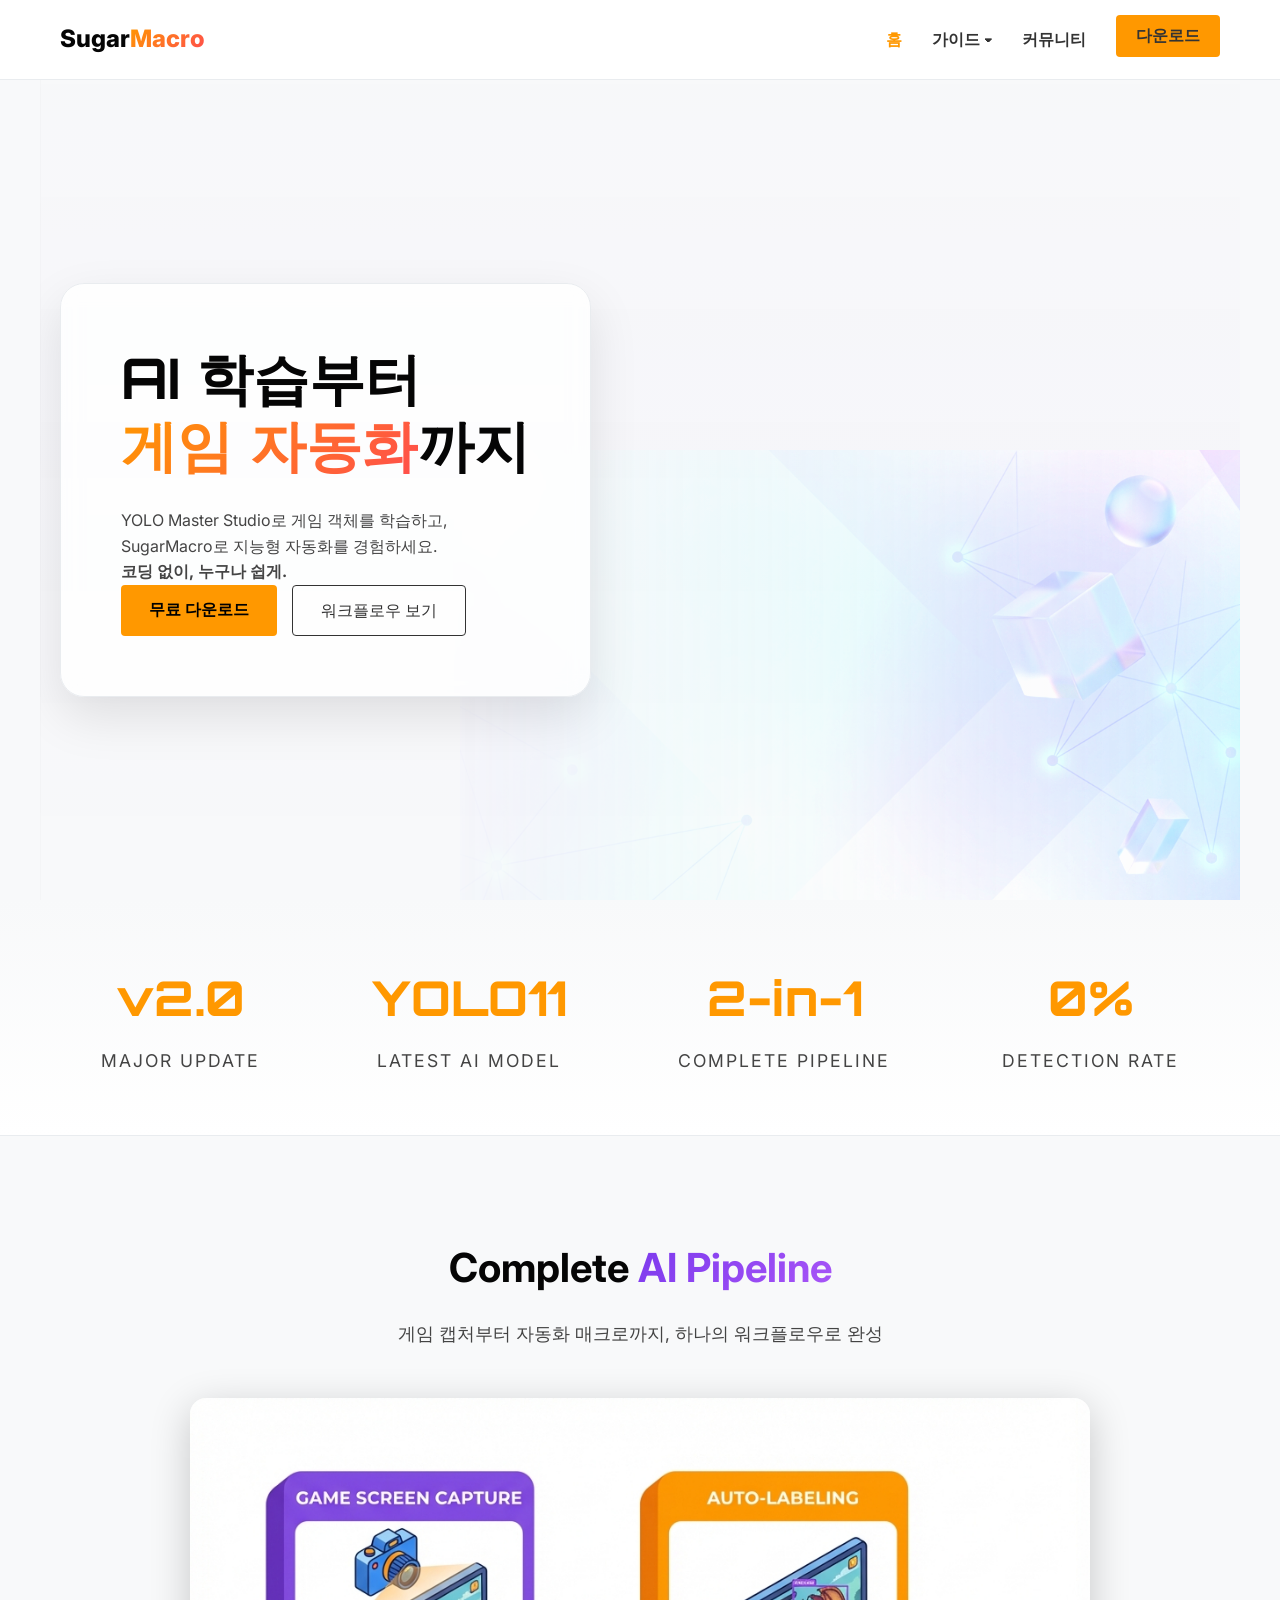
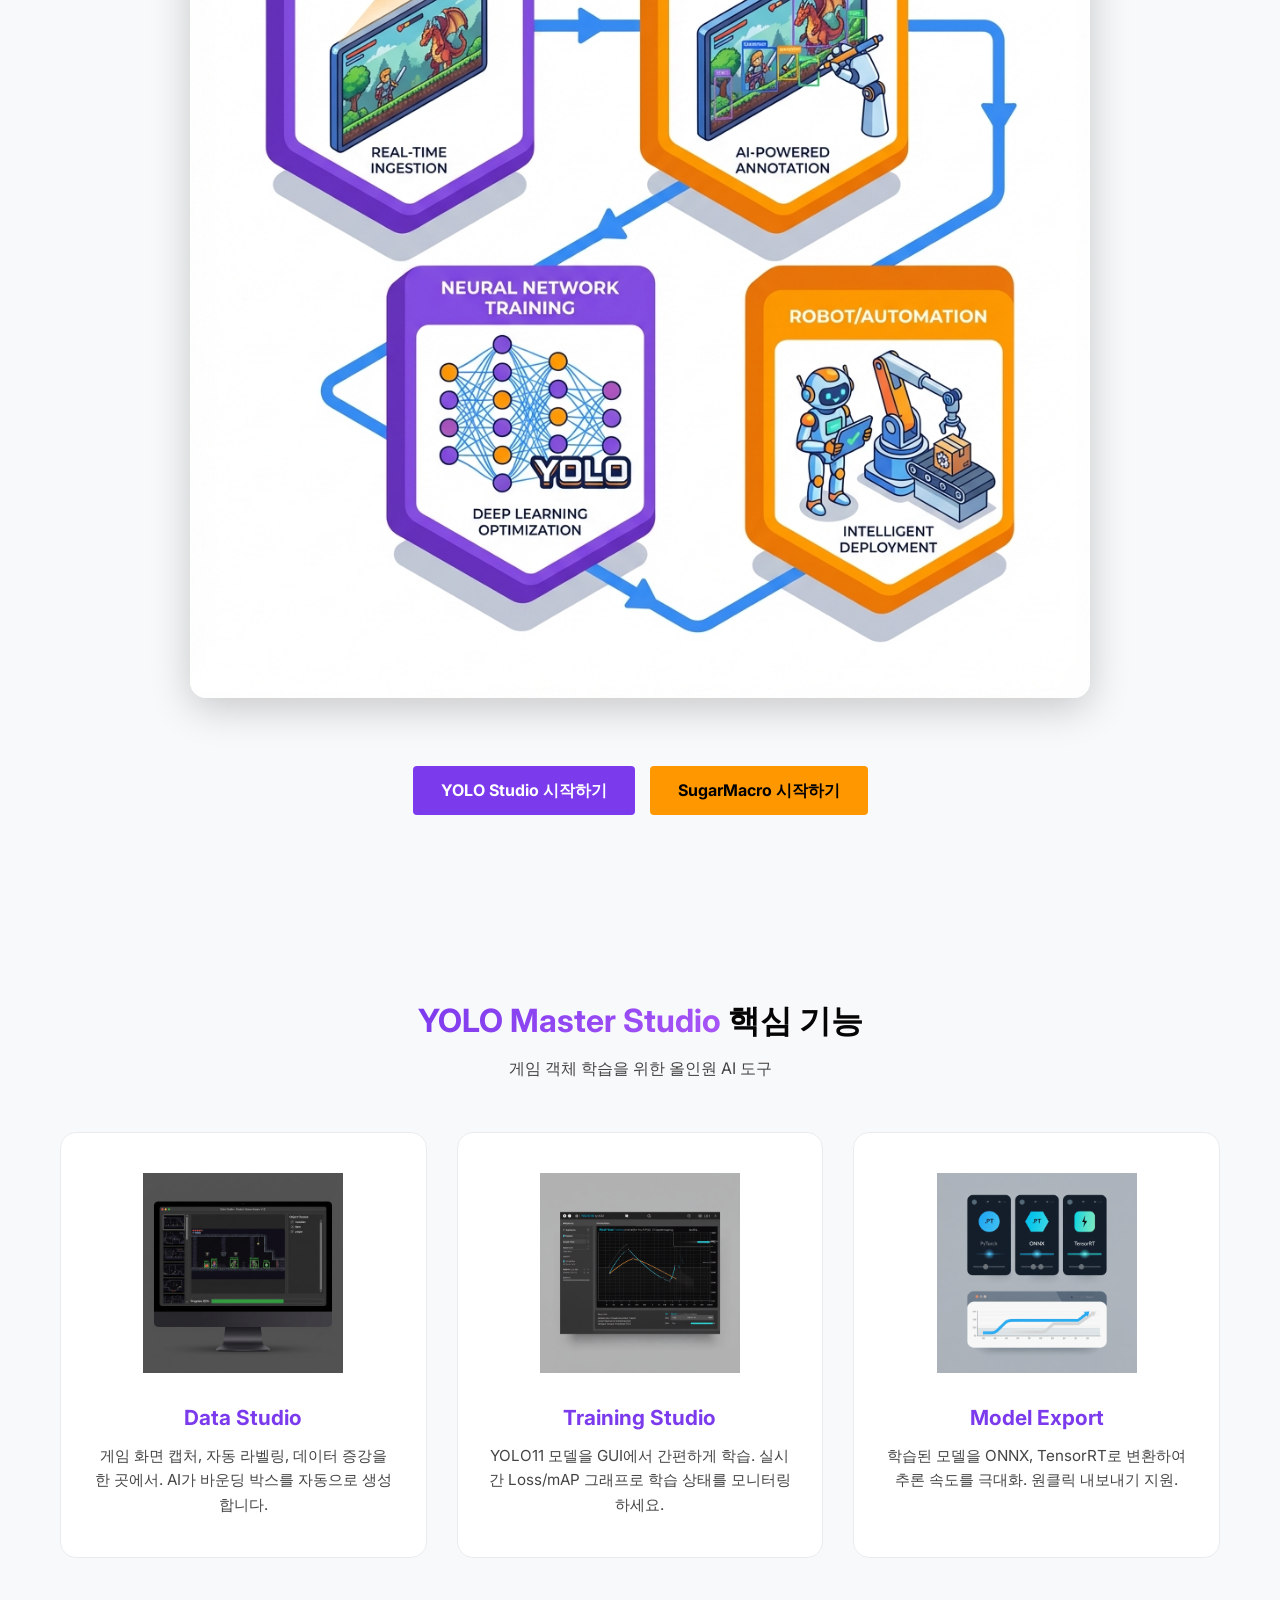
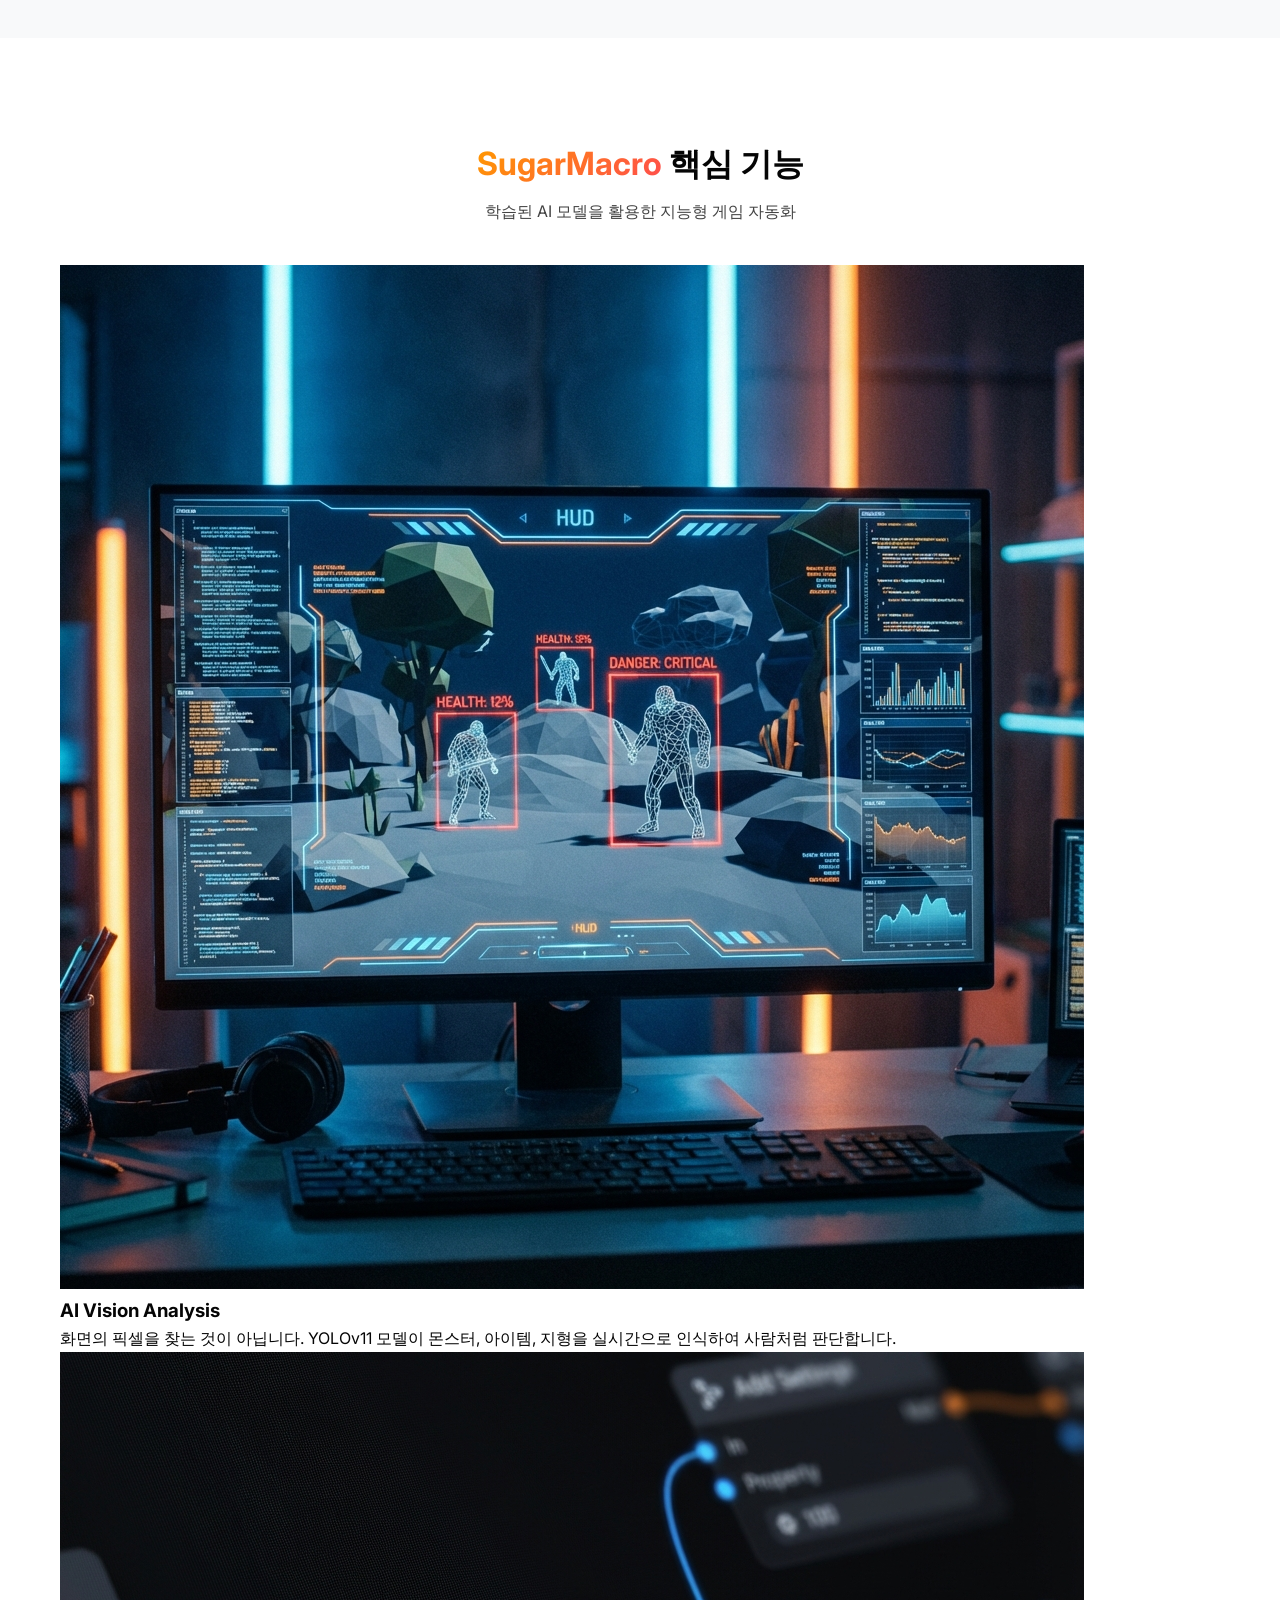
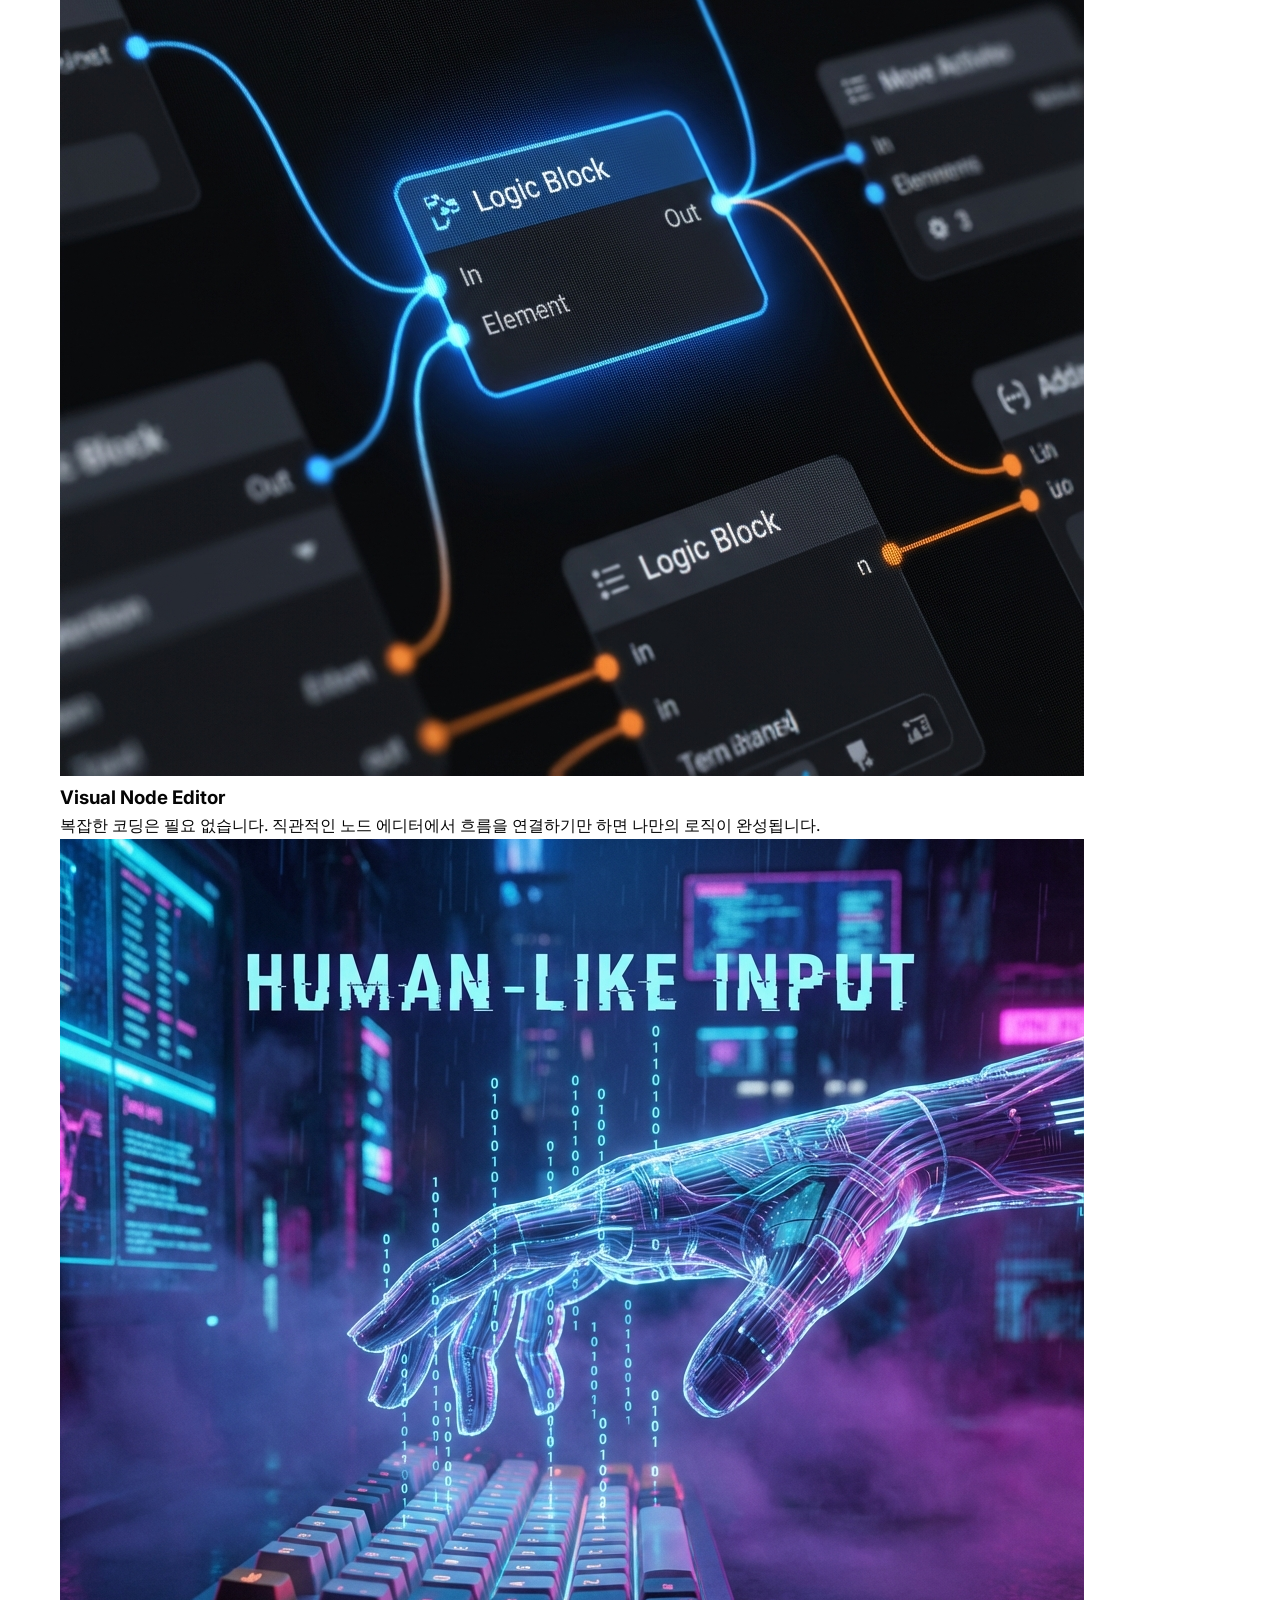
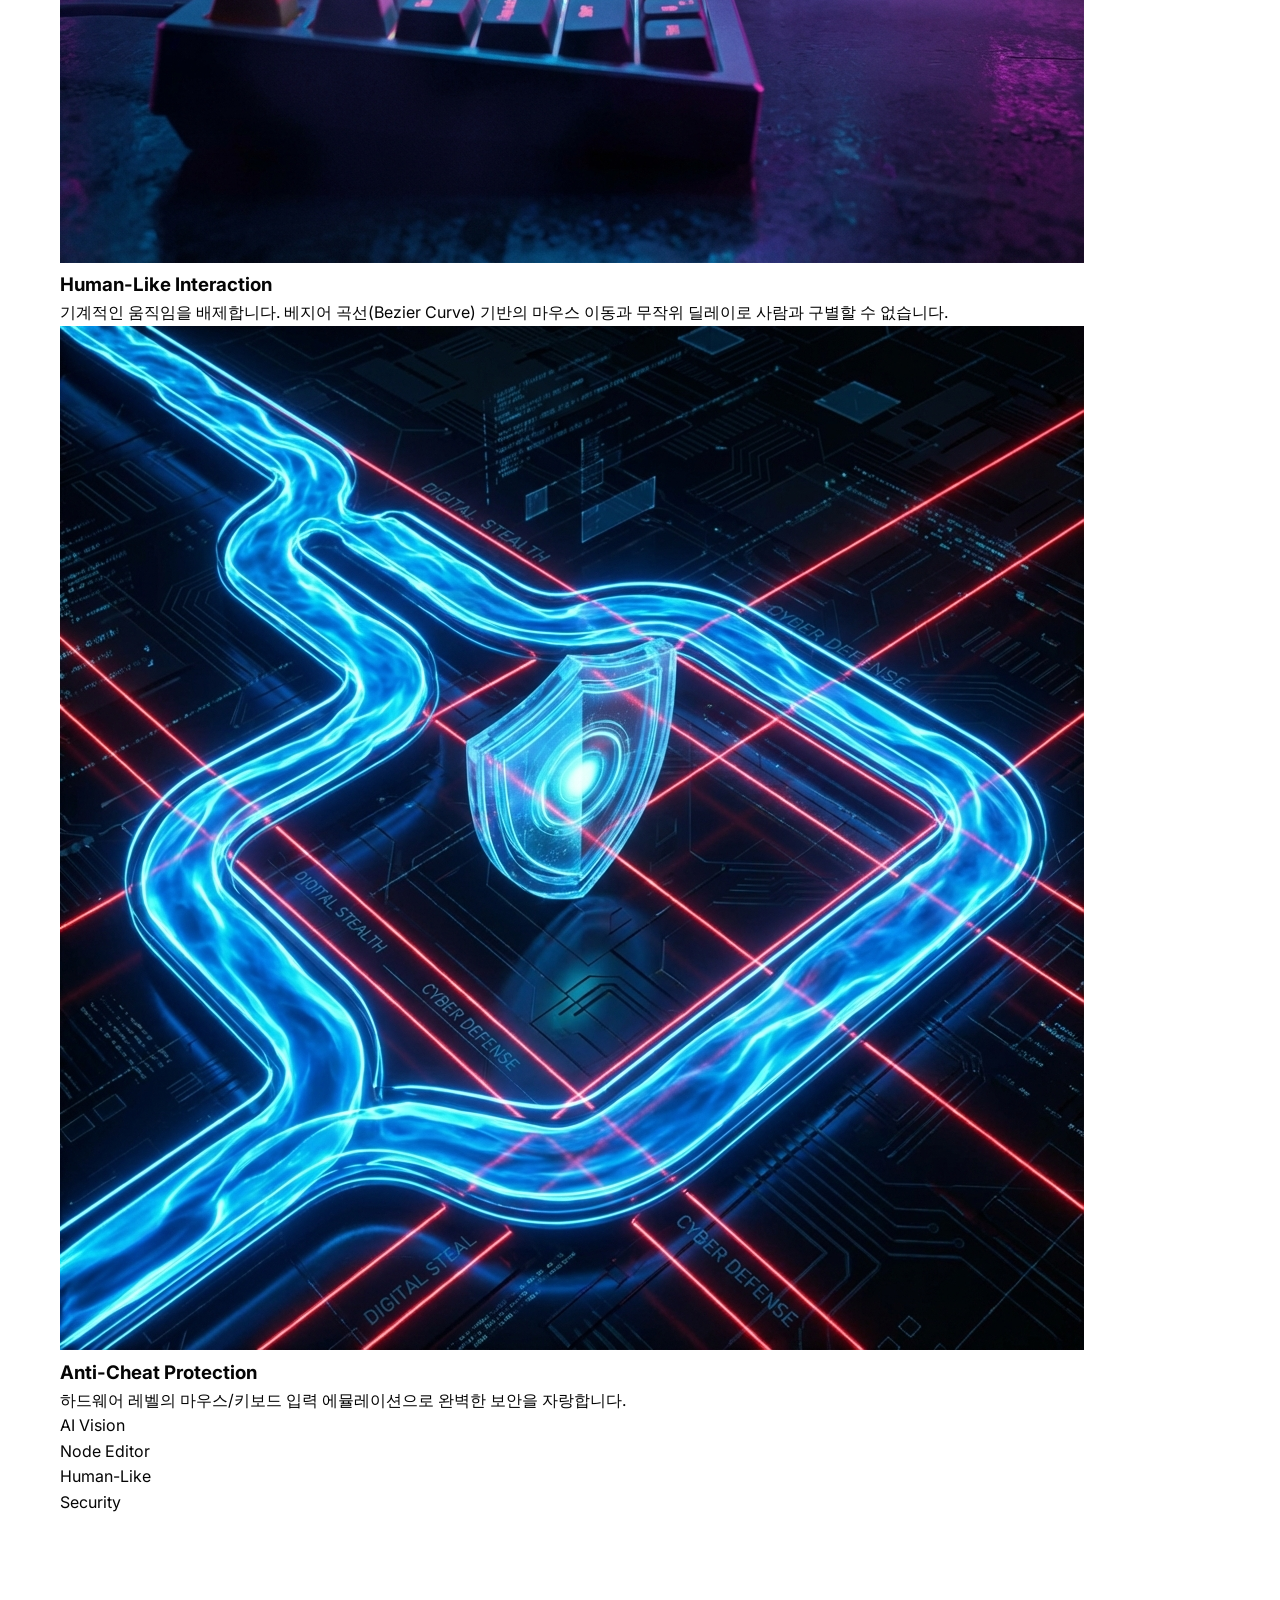
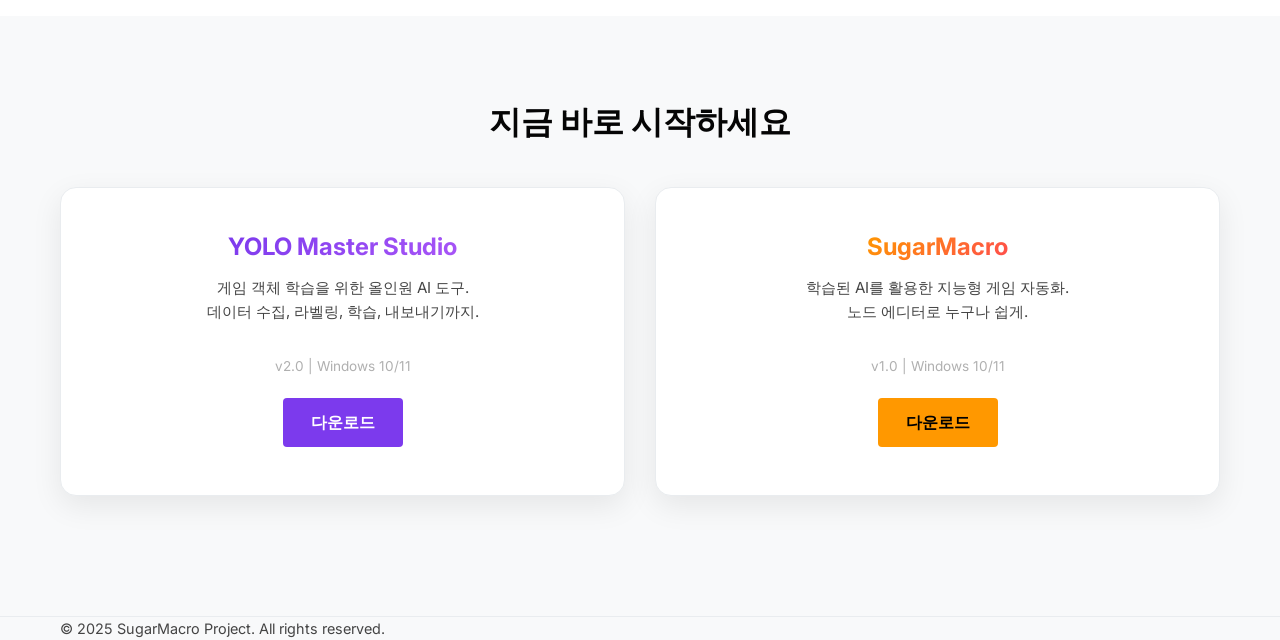
<file: index.html>
<!DOCTYPE html>
<html lang="ko">

<head>
    <meta charset="UTF-8">
    <meta name="viewport" content="width=device-width, initial-scale=1.0">
    <title>SugarMacro - AI 학습부터 게임 자동화까지</title>
    <meta name="description" content="YOLO Master Studio로 AI 모델을 학습하고, SugarMacro로 게임을 자동화하세요. 완벽한 게임 자동화 파이프라인.">
    <link rel="stylesheet" href="css/style.css">
    <link
        href="https://fonts.googleapis.com/css2?family=Inter:wght@300;400;600;800&family=Orbitron:wght@500;700;900&display=swap"
        rel="stylesheet">
</head>

<body class="light-theme">
    <nav class="navbar">
        <div class="nav-container">
            <div class="logo"><a href="index.html">Sugar<span class="highlight text-gradient">Macro</span></a></div>

            <!-- Hamburger Menu (Mobile) -->
            <div class="hamburger" onclick="toggleMenu()">
                <span></span>
                <span></span>
                <span></span>
            </div>

            <ul class="nav-links">
                <li><a href="index.html" class="active">홈</a></li>
                <li class="nav-dropdown">
                    <a href="#">가이드 ▾</a>
                    <div class="nav-dropdown-content">
                        <a href="usage_yolo.html">🤖 YOLO Studio 가이드</a>
                        <a href="usage.html">🎮 SugarMacro 가이드</a>
                    </div>
                </li>
                <li><a href="community.html">커뮤니티</a></li>
                <li><a href="download.html" class="btn-primary glow" style="padding: 8px 20px;">다운로드</a></li>
            </ul>
        </div>
    </nav>

    <header id="hero" class="container">
        <div class="hero-animated-bg"></div>
        <div class="hero-content">
            <div class="hero-glass">
                <h1 class="hero-title">
                    AI 학습부터<br>
                    <span class="highlight text-gradient">게임 자동화</span>까지
                </h1>
                <p class="hero-desc">
                    YOLO Master Studio로 게임 객체를 학습하고,<br>
                    SugarMacro로 지능형 자동화를 경험하세요.<br>
                    <strong>코딩 없이, 누구나 쉽게.</strong>
                </p>
                <div class="cta-group">
                    <a href="download.html" class="btn-primary glow">무료 다운로드</a>
                    <a href="#workflow" class="btn-secondary">워크플로우 보기</a>
                </div>
            </div>
        </div>
        <!-- Background Decorative Asset -->
        <img src="assets/hero_bright_bg.png" class="hero-bg-img floating" alt="Background Element">
    </header>

    <!-- Stats Section -->
    <section class="stats-section">
        <div class="container">
            <div class="stats-grid">
                <div class="stat-item">
                    <h3>v2.0</h3>
                    <p>Major Update</p>
                </div>
                <div class="stat-item">
                    <h3>YOLO11</h3>
                    <p>Latest AI Model</p>
                </div>
                <div class="stat-item">
                    <h3>2-in-1</h3>
                    <p>Complete Pipeline</p>
                </div>
                <div class="stat-item">
                    <h3>0%</h3>
                    <p>Detection Rate</p>
                </div>
            </div>
        </div>
    </section>

    <!-- Workflow Section -->
    <section id="workflow" class="workflow-section reveal">
        <div class="container">
            <h2>Complete <span class="text-gradient-purple">AI Pipeline</span></h2>
            <p class="subtitle">게임 캡처부터 자동화 매크로까지, 하나의 워크플로우로 완성</p>

            <img src="assets/yolo_workflow.png" alt="YOLO to Macro Workflow" class="workflow-image">

            <div class="cta-group" style="justify-content: center;">
                <a href="usage_yolo.html" class="btn-purple glow">YOLO Studio 시작하기</a>
                <a href="usage.html" class="btn-primary glow">SugarMacro 시작하기</a>
            </div>
        </div>
    </section>

    <!-- YOLO Features Section -->
    <section class="yolo-features reveal">
        <div class="container">
            <h2 style="text-align: center; font-size: 2rem; margin-bottom: 10px;">
                <span class="text-gradient-purple">YOLO Master Studio</span> 핵심 기능
            </h2>
            <p style="text-align: center; color: var(--text-muted-light); margin-bottom: 40px;">
                게임 객체 학습을 위한 올인원 AI 도구
            </p>

            <div class="feature-grid-3">
                <div class="feature-card">
                    <img src="assets/feature_data_studio.png" alt="Data Studio">
                    <h3>Data Studio</h3>
                    <p>게임 화면 캡처, 자동 라벨링, 데이터 증강을 한 곳에서. AI가 바운딩 박스를 자동으로 생성합니다.</p>
                </div>
                <div class="feature-card">
                    <img src="assets/feature_training_studio.png" alt="Training Studio">
                    <h3>Training Studio</h3>
                    <p>YOLO11 모델을 GUI에서 간편하게 학습. 실시간 Loss/mAP 그래프로 학습 상태를 모니터링하세요.</p>
                </div>
                <div class="feature-card">
                    <img src="assets/feature_model_export.png" alt="Model Export">
                    <h3>Model Export</h3>
                    <p>학습된 모델을 ONNX, TensorRT로 변환하여 추론 속도를 극대화. 원클릭 내보내기 지원.</p>
                </div>
            </div>
        </div>
    </section>

    <!-- SugarMacro Features (Existing) -->
    <section id="features" class="reveal">
        <div class="container">
            <h2 style="text-align: center; font-size: 2rem; margin-bottom: 10px;">
                <span class="highlight text-gradient">SugarMacro</span> 핵심 기능
            </h2>
            <p style="text-align: center; color: var(--text-muted-light); margin-bottom: 40px;">
                학습된 AI 모델을 활용한 지능형 게임 자동화
            </p>

            <div class="feature-slider">
                <!-- Slides Container -->
                <div class="feature-slides">
                    <div class="slide active">
                        <img src="assets/feature_vision_pro.png" alt="AI Vision">
                        <div class="slide-content">
                            <h3>AI Vision Analysis</h3>
                            <p>화면의 픽셀을 찾는 것이 아닙니다. YOLOv11 모델이 몬스터, 아이템, 지형을 실시간으로 인식하여 사람처럼 판단합니다.</p>
                        </div>
                    </div>
                    <div class="slide">
                        <img src="assets/feature_nodes_pro.png" alt="Node Editor">
                        <div class="slide-content">
                            <h3>Visual Node Editor</h3>
                            <p>복잡한 코딩은 필요 없습니다. 직관적인 노드 에디터에서 흐름을 연결하기만 하면 나만의 로직이 완성됩니다.</p>
                        </div>
                    </div>
                    <div class="slide">
                        <img src="assets/feature_input_pro.png" alt="Human Like Input">
                        <div class="slide-content">
                            <h3>Human-Like Interaction</h3>
                            <p>기계적인 움직임을 배제합니다. 베지어 곡선(Bezier Curve) 기반의 마우스 이동과 무작위 딜레이로 사람과 구별할 수 없습니다.</p>
                        </div>
                    </div>
                    <div class="slide">
                        <img src="assets/feature_anticheat_gen.png" alt="Anti Cheat">
                        <div class="slide-content">
                            <h3>Anti-Cheat Protection</h3>
                            <p>하드웨어 레벨의 마우스/키보드 입력 에뮬레이션으로 완벽한 보안을 자랑합니다.</p>
                        </div>
                    </div>
                </div>

                <!-- Navigation/Progress -->
                <div class="feature-nav">
                    <div class="nav-item active" data-index="0">
                        <div class="progress-bar">
                            <div class="progress"></div>
                        </div>
                        <span>AI Vision</span>
                    </div>
                    <div class="nav-item" data-index="1">
                        <div class="progress-bar">
                            <div class="progress"></div>
                        </div>
                        <span>Node Editor</span>
                    </div>
                    <div class="nav-item" data-index="2">
                        <div class="progress-bar">
                            <div class="progress"></div>
                        </div>
                        <span>Human-Like</span>
                    </div>
                    <div class="nav-item" data-index="3">
                        <div class="progress-bar">
                            <div class="progress"></div>
                        </div>
                        <span>Security</span>
                    </div>
                </div>
            </div>
        </div>
    </section>

    <!-- Dual Product CTA -->
    <section style="padding: 80px 0;">
        <div class="container">
            <h2 style="text-align: center; font-size: 2rem; margin-bottom: 40px;">
                지금 바로 시작하세요
            </h2>
            <div class="product-grid">
                <div class="product-card yolo">
                    <h3><span class="text-gradient-purple">YOLO Master Studio</span></h3>
                    <p class="product-desc">게임 객체 학습을 위한 올인원 AI 도구.<br>데이터 수집, 라벨링, 학습, 내보내기까지.</p>
                    <p class="product-version">v2.0 | Windows 10/11</p>
                    <a href="download.html#yolo" class="btn-purple glow">다운로드</a>
                </div>
                <div class="product-card macro">
                    <h3><span class="highlight text-gradient">SugarMacro</span></h3>
                    <p class="product-desc">학습된 AI를 활용한 지능형 게임 자동화.<br>노드 에디터로 누구나 쉽게.</p>
                    <p class="product-version">v1.0 | Windows 10/11</p>
                    <a href="download.html#macro" class="btn-primary glow">다운로드</a>
                </div>
            </div>
        </div>
    </section>

    <footer>
        <div class="container">
            <p style="font-size: 0.9rem;">
                &copy; 2025 SugarMacro Project. All rights reserved.
            </p>
        </div>
    </footer>

    <script src="js/main.js"></script>
    <script>
        // Mobile menu toggle
        function toggleMenu() {
            document.querySelector('.nav-links').classList.toggle('active');
        }

        // Mobile dropdown toggle
        document.querySelectorAll('.nav-dropdown > a').forEach(link => {
            link.addEventListener('click', function (e) {
                if (window.innerWidth <= 768) {
                    e.preventDefault();
                    this.parentElement.classList.toggle('open');
                }
            });
        });
    </script>
</body>

</html>
</file>
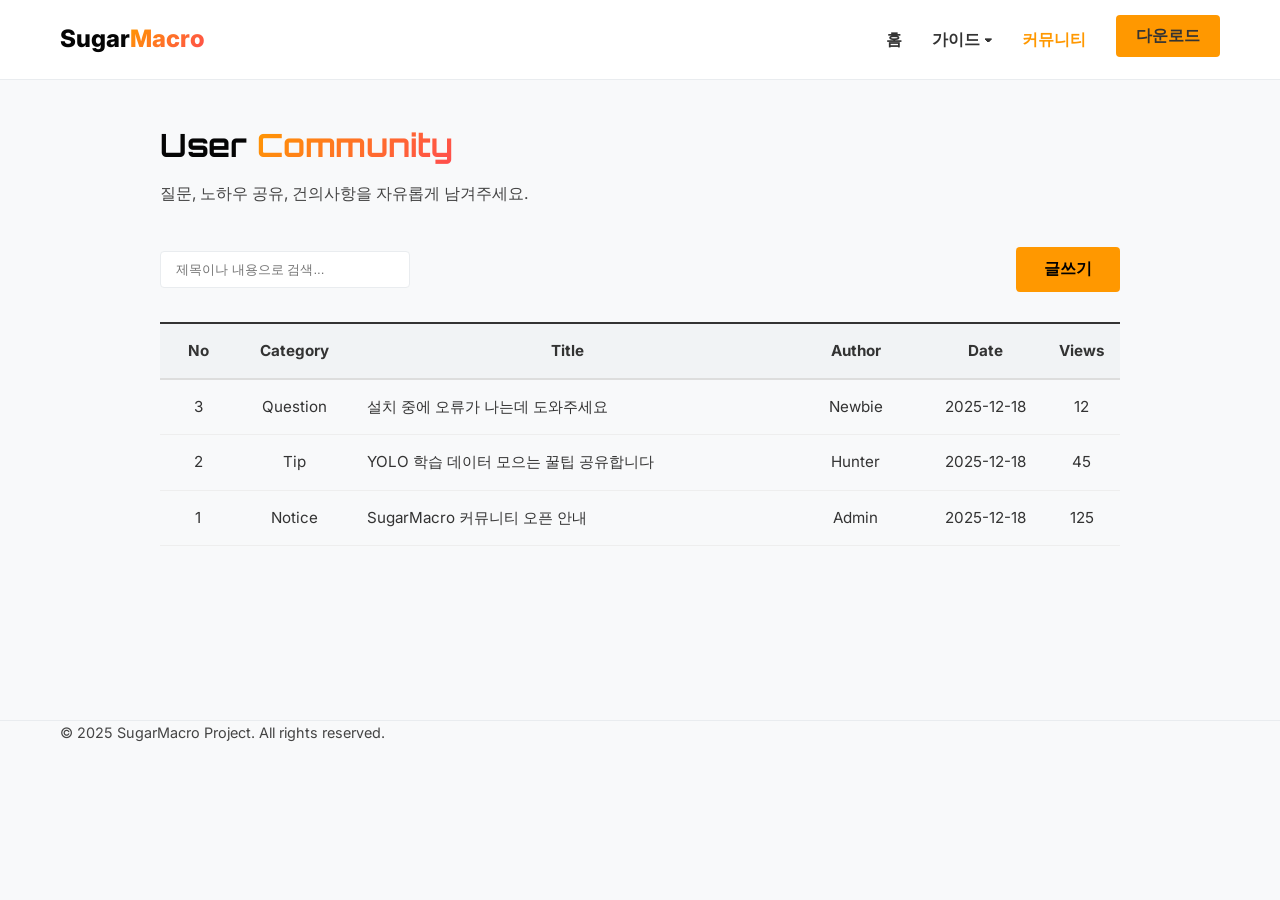
<file: community.html>
<!DOCTYPE html>
<html lang="ko">

<head>
    <meta charset="UTF-8">
    <meta name="viewport" content="width=device-width, initial-scale=1.0">
    <title>커뮤니티 - SugarMacro</title>
    <link rel="stylesheet" href="css/style.css">
    <link rel="preconnect" href="https://fonts.googleapis.com">
    <link rel="preconnect" href="https://fonts.gstatic.com" crossorigin>
    <link
        href="https://fonts.googleapis.com/css2?family=Inter:wght@300;400;600;800&family=Orbitron:wght@500;700;900&display=swap"
        rel="stylesheet">
</head>

<body class="light-theme">
    <nav class="navbar">
        <div class="nav-container">
            <div class="logo"><a href="index.html">Sugar<span class="highlight text-gradient">Macro</span></a></div>

            <div class="hamburger" onclick="toggleMenu()">
                <span></span>
                <span></span>
                <span></span>
            </div>

            <ul class="nav-links">
                <li><a href="index.html">홈</a></li>
                <li class="nav-dropdown">
                    <a href="#">가이드 ▾</a>
                    <div class="nav-dropdown-content">
                        <a href="usage_yolo.html">🤖 YOLO Studio 가이드</a>
                        <a href="usage.html">🎮 SugarMacro 가이드</a>
                    </div>
                </li>
                <li><a href="community.html" class="active">커뮤니티</a></li>
                <li><a href="download.html" class="btn-primary glow" style="padding: 8px 20px;">다운로드</a></li>
            </ul>
        </div>
    </nav>

    <div class="board-container">
        <h1 style="margin-bottom: 10px; font-family: 'Orbitron', sans-serif; color: var(--text-main-light);">User <span
                class="highlight text-gradient">Community</span></h1>
        <p style="color: var(--text-muted-light); margin-bottom: 40px;">질문, 노하우 공유, 건의사항을 자유롭게 남겨주세요.</p>

        <div class="board-header">
            <div class="board-search">
                <input type="text" id="searchInput" placeholder="제목이나 내용으로 검색..."
                    style="color: var(--text-main-light); background: var(--surface-bg-light); border: 1px solid var(--border-color-light);">
            </div>
            <button class="btn-primary glow" onclick="openWriteModal()">글쓰기</button>
        </div>

        <table class="board-table">
            <thead>
                <tr>
                    <th width="8%">No</th>
                    <th width="12%">Category</th>
                    <th width="45%">Title</th>
                    <th width="15%">Author</th>
                    <th width="12%">Date</th>
                    <th width="8%">Views</th>
                </tr>
            </thead>
            <tbody id="boardList">
                <!-- JS will populate this -->
            </tbody>
        </table>

        <!-- Write Modal -->
        <div id="writeModal" class="modal">
            <div class="modal-content"
                style="background: var(--surface-bg-light); border: 1px solid var(--border-color-light);">
                <span class="close-modal" onclick="closeWriteModal()"
                    style="color: var(--text-muted-light);">&times;</span>
                <h2 style="margin-bottom: 20px; color: var(--text-main-light);">새 게시글 작성</h2>
                <form id="writeForm" class="write-form" onsubmit="submitPost(event)">
                    <div style="display: flex; gap: 10px;">
                        <input type="text" id="postAuthor" placeholder="작성자명" required
                            style="flex: 1; color: var(--text-main-light); background: var(--bg-color-light); border: 1px solid var(--border-color-light);">
                        <select id="postCategory"
                            style="flex: 1; color: var(--text-main-light); background: var(--bg-color-light); border: 1px solid var(--border-color-light);">
                            <option value="General">자유</option>
                            <option value="Question">질문</option>
                            <option value="Tip">노하우</option>
                        </select>
                    </div>
                    <input type="text" id="postTitle" placeholder="제목을 입력하세요" required
                        style="color: var(--text-main-light); background: var(--bg-color-light); border: 1px solid var(--border-color-light);">
                    <textarea id="postContent" placeholder="내용을 입력하세요..." required
                        style="color: var(--text-main-light); background: var(--bg-color-light); border: 1px solid var(--border-color-light);"></textarea>
                    <div style="text-align: right; margin-top: 10px;">
                        <button type="button" class="btn-secondary" onclick="closeWriteModal()"
                            style="color: var(--text-muted-light); border-color: var(--text-muted-light);">취소</button>
                        <button type="submit" class="btn-primary glow">등록</button>
                    </div>
                </form>
            </div>
        </div>

        <!-- View Modal -->
        <div id="viewModal" class="modal">
            <div class="modal-content"
                style="background: var(--surface-bg-light); border: 1px solid var(--border-color-light);">
                <span class="close-modal" onclick="closeViewModal()"
                    style="color: var(--text-muted-light);">&times;</span>
                <div id="viewContent" style="color: var(--text-main-light);">
                    <!-- JS populated -->
                </div>
            </div>
        </div>

    </div>

    <footer>
        <div class="container">
            <p style="font-size: 0.9rem;">
                &copy; 2025 SugarMacro Project. All rights reserved.
            </p>
        </div>
    </footer>

    <script src="js/community.js"></script>
    <script>
        function toggleMenu() {
            document.querySelector('.nav-links').classList.toggle('active');
        }

        document.querySelectorAll('.nav-dropdown > a').forEach(link => {
            link.addEventListener('click', function (e) {
                if (window.innerWidth <= 768) {
                    e.preventDefault();
                    this.parentElement.classList.toggle('open');
                }
            });
        });
    </script>
</body>

</html>
</file>
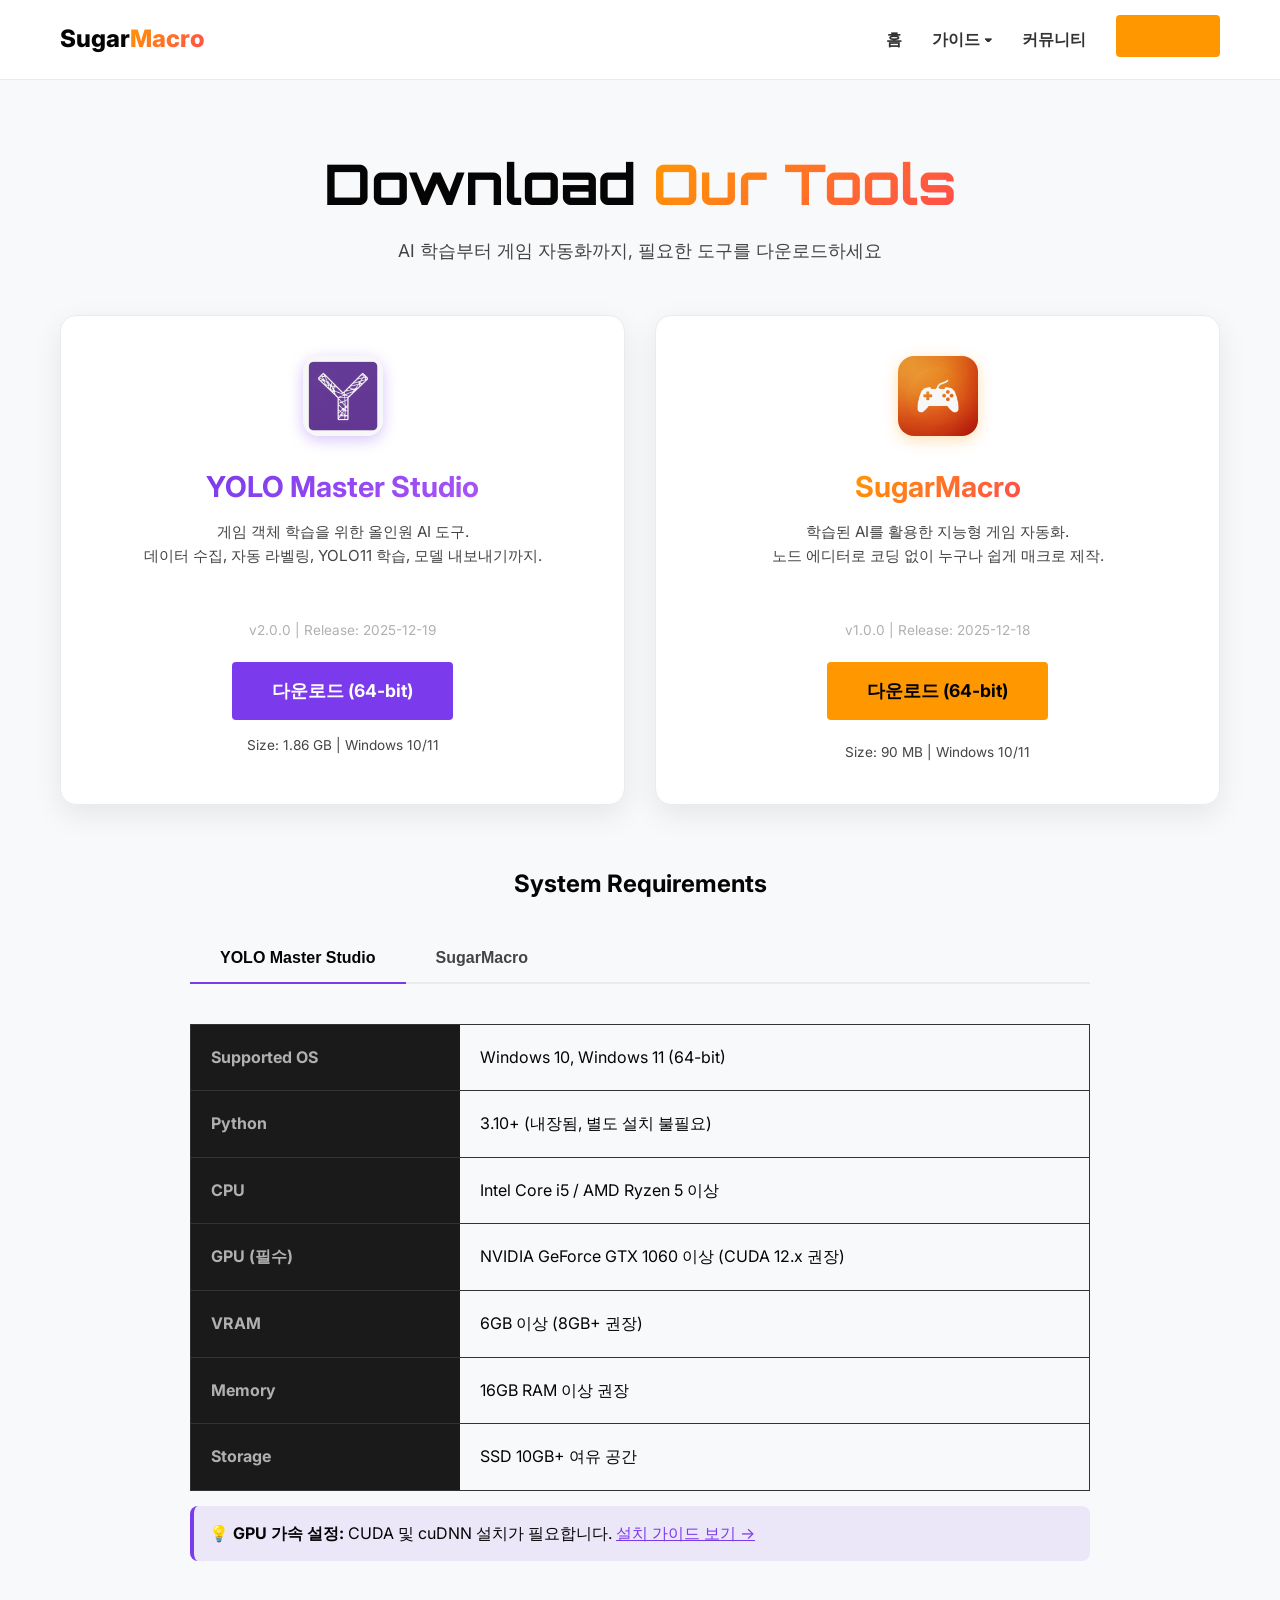
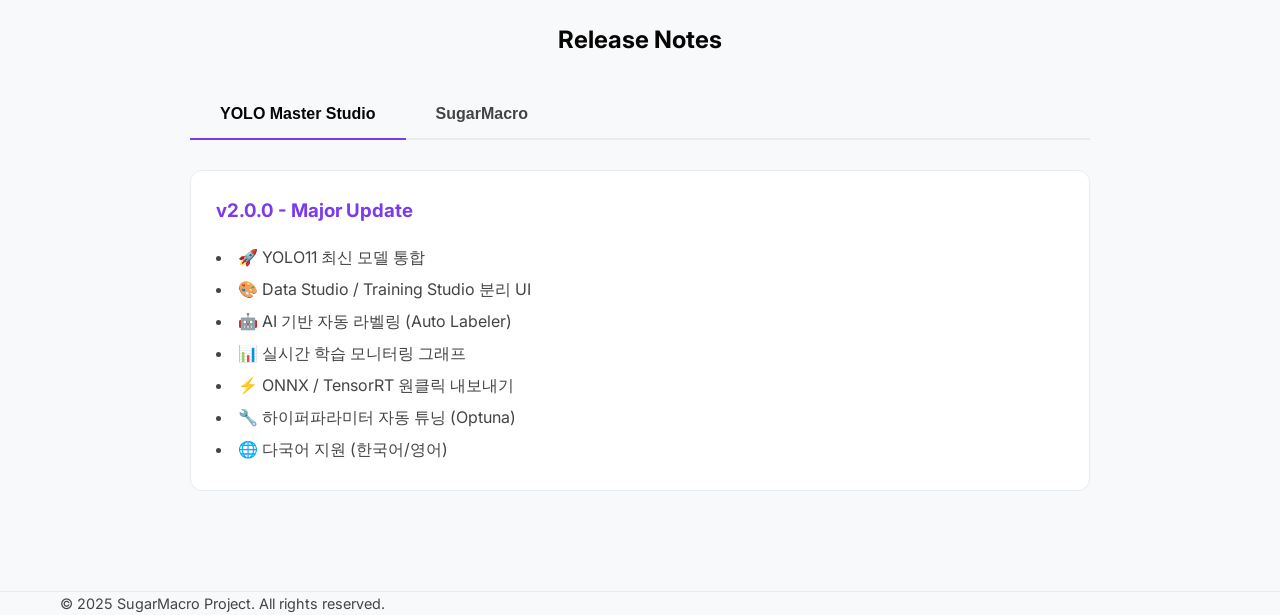
<file: download.html>
<!DOCTYPE html>
<html lang="ko">

<head>
    <meta charset="UTF-8">
    <meta name="viewport" content="width=device-width, initial-scale=1.0">
    <title>다운로드 - SugarMacro & YOLO Master Studio</title>
    <meta name="description" content="YOLO Master Studio와 SugarMacro를 무료로 다운로드하세요. Windows 10/11 지원.">
    <link rel="stylesheet" href="css/style.css">
    <link rel="preconnect" href="https://fonts.googleapis.com">
    <link rel="preconnect" href="https://fonts.gstatic.com" crossorigin>
    <link
        href="https://fonts.googleapis.com/css2?family=Inter:wght@300;400;600;800&family=Orbitron:wght@500;700;900&display=swap"
        rel="stylesheet">
</head>

<body class="light-theme">
    <nav class="navbar">
        <div class="nav-container">
            <div class="logo"><a href="index.html">Sugar<span class="highlight text-gradient">Macro</span></a></div>

            <div class="hamburger" onclick="toggleMenu()">
                <span></span>
                <span></span>
                <span></span>
            </div>

            <ul class="nav-links">
                <li><a href="index.html">홈</a></li>
                <li class="nav-dropdown">
                    <a href="#">가이드 ▾</a>
                    <div class="nav-dropdown-content">
                        <a href="usage_yolo.html">🤖 YOLO Studio 가이드</a>
                        <a href="usage.html">🎮 SugarMacro 가이드</a>
                    </div>
                </li>
                <li><a href="community.html">커뮤니티</a></li>
                <li><a href="download.html" class="btn-primary glow active" style="padding: 8px 20px;">다운로드</a></li>
            </ul>
        </div>
    </nav>

    <div class="container" style="padding-top: 150px; padding-bottom: 100px;">
        <h1 class="hero-title" style="text-align: center; margin-bottom: 20px;">
            Download <span class="highlight text-gradient">Our Tools</span>
        </h1>
        <p style="text-align: center; color: var(--text-muted-light); margin-bottom: 50px; font-size: 1.1rem;">
            AI 학습부터 게임 자동화까지, 필요한 도구를 다운로드하세요
        </p>

        <!-- Dual Product Download Cards -->
        <div class="product-grid" id="downloads">
            <!-- YOLO Master Studio -->
            <div class="product-card yolo" id="yolo">
                <img src="assets/icon_yolo_studio.png" alt="YOLO Master Studio Icon"
                    style="width: 80px; height: 80px; margin-bottom: 20px; border-radius: 16px; box-shadow: 0 4px 15px rgba(124, 58, 237, 0.3);">
                <h3 style="font-size: 1.8rem;"><span class="text-gradient-purple">YOLO Master Studio</span></h3>
                <p class="product-desc" style="min-height: 80px;">
                    게임 객체 학습을 위한 올인원 AI 도구.<br>
                    데이터 수집, 자동 라벨링, YOLO11 학습, 모델 내보내기까지.
                </p>
                <p class="product-version">v2.0.0 | Release: 2025-12-19</p>

                <a href="https://github.com/solipkk/sugarm-web/releases/download/YOLO_Trainer_2.0v/YoloStudio_Setup_v2.0.0.exe"
                    class="btn-purple glow" style="font-size: 1.1rem; padding: 15px 40px; margin-bottom: 15px;">
                    다운로드 (64-bit)
                </a>
                <p style="font-size: 0.85rem; color: var(--text-muted-light);">Size: 1.86 GB | Windows 10/11</p>
            </div>

            <!-- SugarMacro -->
            <div class="product-card macro" id="macro">
                <img src="assets/icon_sugarmacro.png" alt="SugarMacro Icon"
                    style="width: 80px; height: 80px; margin-bottom: 20px; border-radius: 16px; box-shadow: 0 4px 15px rgba(255, 152, 0, 0.3);">
                <h3 style="font-size: 1.8rem;"><span class="highlight text-gradient">SugarMacro</span></h3>
                <p class="product-desc" style="min-height: 80px;">
                    학습된 AI를 활용한 지능형 게임 자동화.<br>
                    노드 에디터로 코딩 없이 누구나 쉽게 매크로 제작.
                </p>
                <p class="product-version">v1.0.0 | Release: 2025-12-18</p>

                <a href="https://github.com/solipkk/sugarm-web/releases/download/v1.0.0/SugarMacro_Setup_v1.0.0.exe"
                    class="btn-primary glow" style="font-size: 1.1rem; padding: 15px 40px; margin-bottom: 15px;">
                    다운로드 (64-bit)
                </a>
                <p style="font-size: 0.85rem; color: var(--text-muted-light);">Size: 90 MB | Windows 10/11</p>
            </div>
        </div>

        <!-- System Requirements -->
        <div style="max-width: 900px; margin: 60px auto 0;">
            <h2 style="font-size: 1.5rem; margin-bottom: 30px; text-align: center;">
                System Requirements
            </h2>

            <div class="tabs">
                <button class="tab-btn active purple" onclick="showTab('yolo-req')">YOLO Master Studio</button>
                <button class="tab-btn" onclick="showTab('macro-req')">SugarMacro</button>
            </div>

            <!-- YOLO Requirements -->
            <div id="yolo-req" class="tab-content active">
                <table class="specs-table">
                    <tr>
                        <th>Supported OS</th>
                        <td>Windows 10, Windows 11 (64-bit)</td>
                    </tr>
                    <tr>
                        <th>Python</th>
                        <td>3.10+ (내장됨, 별도 설치 불필요)</td>
                    </tr>
                    <tr>
                        <th>CPU</th>
                        <td>Intel Core i5 / AMD Ryzen 5 이상</td>
                    </tr>
                    <tr>
                        <th>GPU (필수)</th>
                        <td>NVIDIA GeForce GTX 1060 이상 (CUDA 12.x 권장)</td>
                    </tr>
                    <tr>
                        <th>VRAM</th>
                        <td>6GB 이상 (8GB+ 권장)</td>
                    </tr>
                    <tr>
                        <th>Memory</th>
                        <td>16GB RAM 이상 권장</td>
                    </tr>
                    <tr>
                        <th>Storage</th>
                        <td>SSD 10GB+ 여유 공간</td>
                    </tr>
                </table>
                <div
                    style="margin-top: 15px; padding: 15px; background: rgba(124, 58, 237, 0.1); border-radius: 8px; border-left: 4px solid var(--purple);">
                    <strong>💡 GPU 가속 설정:</strong> CUDA 및 cuDNN 설치가 필요합니다.
                    <a href="usage_yolo.html#gpu-setup" style="color: var(--purple);">설치 가이드 보기 →</a>
                </div>
            </div>

            <!-- Macro Requirements -->
            <div id="macro-req" class="tab-content">
                <table class="specs-table">
                    <tr>
                        <th>Supported OS</th>
                        <td>Windows 10, Windows 11 (64-bit)</td>
                    </tr>
                    <tr>
                        <th>CPU</th>
                        <td>Intel Core i3 / AMD Ryzen 3 이상</td>
                    </tr>
                    <tr>
                        <th>GPU (AI Vision)</th>
                        <td>NVIDIA GeForce GTX 1050 이상 (선택)</td>
                    </tr>
                    <tr>
                        <th>Memory</th>
                        <td>8GB RAM 이상</td>
                    </tr>
                    <tr>
                        <th>Input Method</th>
                        <td>Hardware Driver Simulation / Software Event</td>
                    </tr>
                    <tr>
                        <th>Optional Hardware</th>
                        <td>Arduino Leonardo (하드웨어 에뮬레이션용)</td>
                    </tr>
                </table>
                <div
                    style="margin-top: 15px; padding: 15px; background: rgba(255, 152, 0, 0.1); border-radius: 8px; border-left: 4px solid var(--primary);">
                    <strong>💡 AI Vision 없이도 사용 가능:</strong> GPU가 없어도 픽셀 탐지/OCR 등 기본 기능은 모두 사용 가능합니다.
                </div>
            </div>
        </div>

        <!-- Release Notes -->
        <div style="max-width: 900px; margin: 60px auto 0;">
            <h2 style="font-size: 1.5rem; margin-bottom: 30px; text-align: center;">
                Release Notes
            </h2>

            <div class="tabs">
                <button class="tab-btn active purple" onclick="showReleaseTab('yolo-release')">YOLO Master
                    Studio</button>
                <button class="tab-btn" onclick="showReleaseTab('macro-release')">SugarMacro</button>
            </div>

            <!-- YOLO Release Notes -->
            <div id="yolo-release" class="tab-content active">
                <div
                    style="background: var(--card-bg-light); padding: 25px; border-radius: 12px; border: 1px solid var(--border-color-light);">
                    <h3 style="color: var(--purple); margin-bottom: 15px;">v2.0.0 - Major Update</h3>
                    <ul style="list-style: inside; color: var(--text-muted-light); line-height: 2;">
                        <li>🚀 YOLO11 최신 모델 통합</li>
                        <li>🎨 Data Studio / Training Studio 분리 UI</li>
                        <li>🤖 AI 기반 자동 라벨링 (Auto Labeler)</li>
                        <li>📊 실시간 학습 모니터링 그래프</li>
                        <li>⚡ ONNX / TensorRT 원클릭 내보내기</li>
                        <li>🔧 하이퍼파라미터 자동 튜닝 (Optuna)</li>
                        <li>🌐 다국어 지원 (한국어/영어)</li>
                    </ul>
                </div>
            </div>

            <!-- Macro Release Notes -->
            <div id="macro-release" class="tab-content">
                <div
                    style="background: var(--card-bg-light); padding: 25px; border-radius: 12px; border: 1px solid var(--border-color-light);">
                    <h3 style="color: var(--primary); margin-bottom: 15px;">v1.0.0 - Initial Release</h3>
                    <ul style="list-style: inside; color: var(--text-muted-light); line-height: 2;">
                        <li>🎮 Official Launch of SugarMacro</li>
                        <li>🧠 Integrated YOLOv11 high-performance AI vision engine</li>
                        <li>🔗 Visual Node Editor for logic creation without coding</li>
                        <li>🛡️ Hardware-level input emulation for anti-cheat protection</li>
                        <li>📷 Background operation mode using BitBlt capture</li>
                        <li>🔌 Arduino Leonardo HID 지원</li>
                        <li>📱 Telegram 알림 연동</li>
                    </ul>
                </div>
            </div>
        </div>
    </div>

    <footer>
        <div class="container">
            <p style="font-size: 0.9rem;">
                &copy; 2025 SugarMacro Project. All rights reserved.
            </p>
        </div>
    </footer>

    <script>
        function toggleMenu() {
            document.querySelector('.nav-links').classList.toggle('active');
        }

        document.querySelectorAll('.nav-dropdown > a').forEach(link => {
            link.addEventListener('click', function (e) {
                if (window.innerWidth <= 768) {
                    e.preventDefault();
                    this.parentElement.classList.toggle('open');
                }
            });
        });

        // Tab switching for requirements
        function showTab(tabId) {
            document.querySelectorAll('#yolo-req, #macro-req').forEach(el => el.classList.remove('active'));
            document.getElementById(tabId).classList.add('active');

            // Update tab buttons
            const tabs = document.querySelectorAll('.tabs')[0].querySelectorAll('.tab-btn');
            tabs.forEach(btn => btn.classList.remove('active'));
            if (tabId === 'yolo-req') {
                tabs[0].classList.add('active');
            } else {
                tabs[1].classList.add('active');
            }
        }

        // Tab switching for release notes
        function showReleaseTab(tabId) {
            document.querySelectorAll('#yolo-release, #macro-release').forEach(el => el.classList.remove('active'));
            document.getElementById(tabId).classList.add('active');

            // Update tab buttons
            const tabs = document.querySelectorAll('.tabs')[1].querySelectorAll('.tab-btn');
            tabs.forEach(btn => btn.classList.remove('active'));
            if (tabId === 'yolo-release') {
                tabs[0].classList.add('active');
            } else {
                tabs[1].classList.add('active');
            }
        }
    </script>
</body>

</html>
</file>
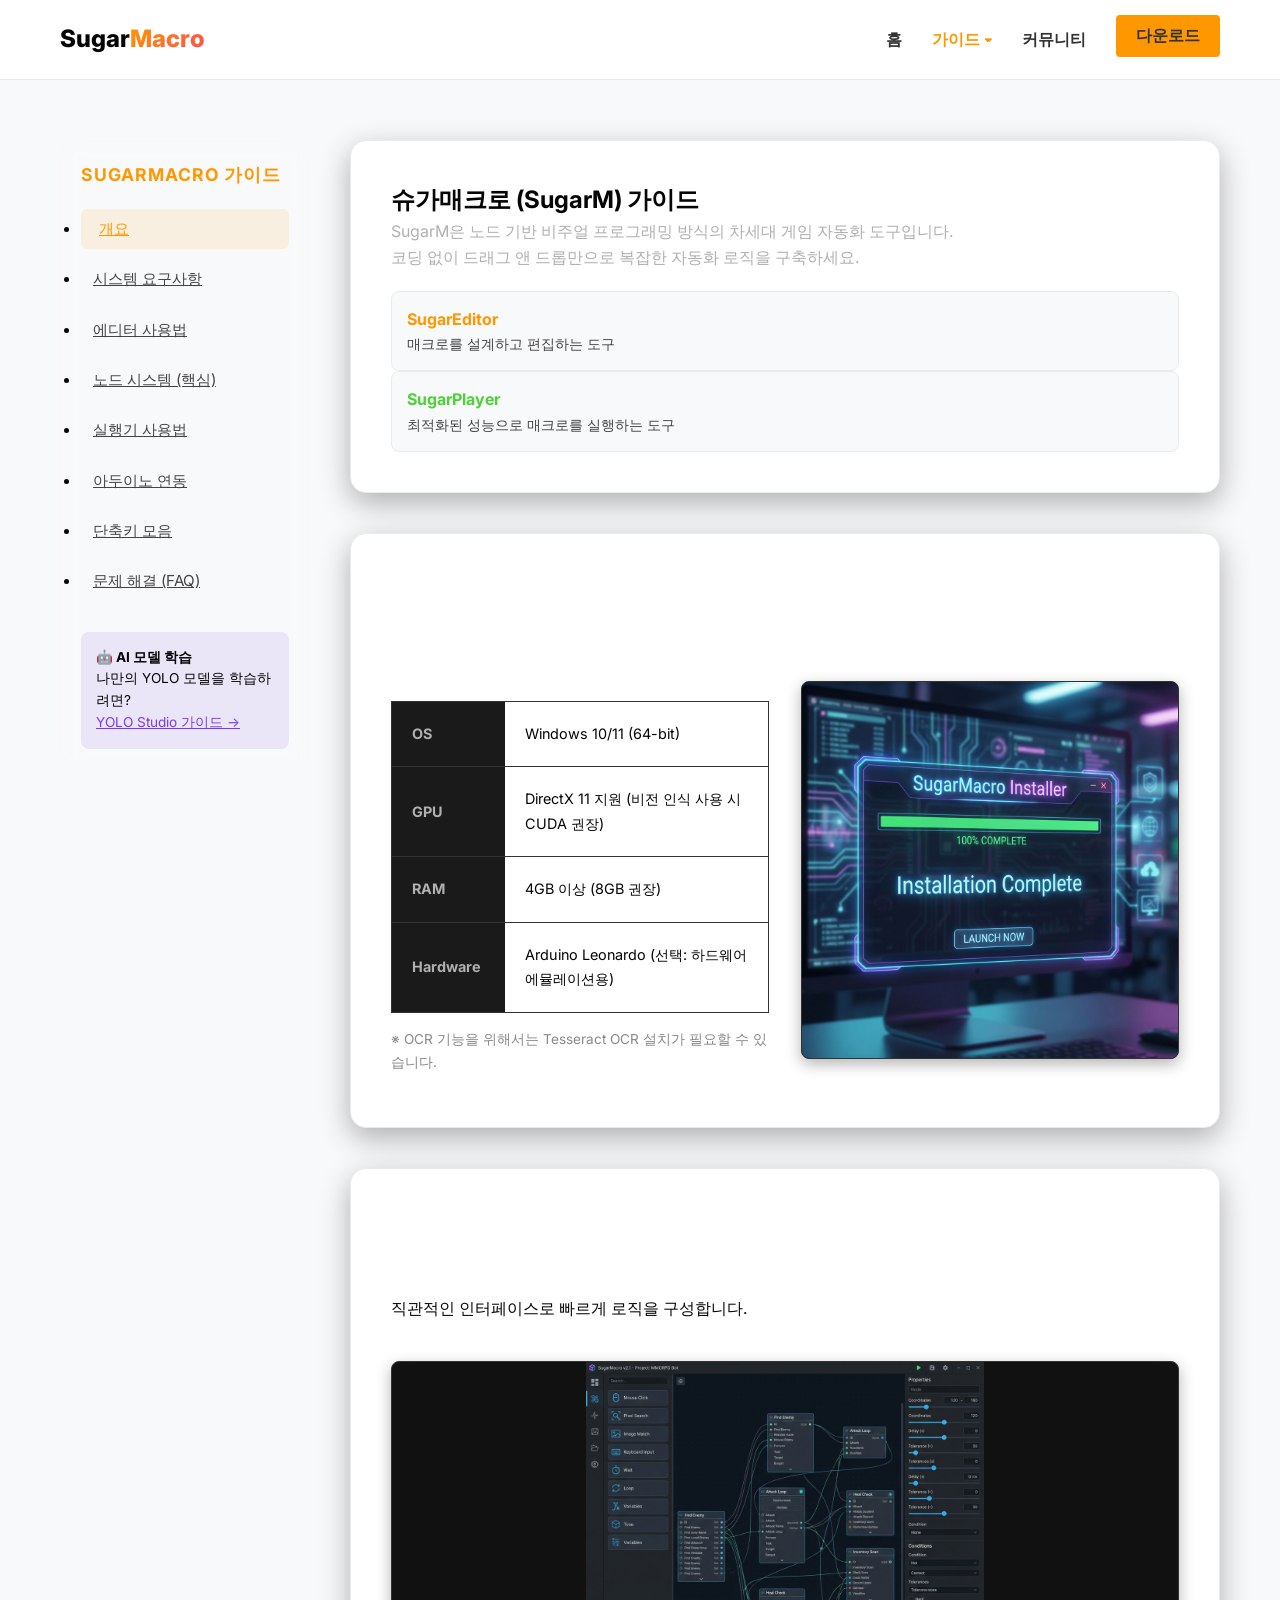
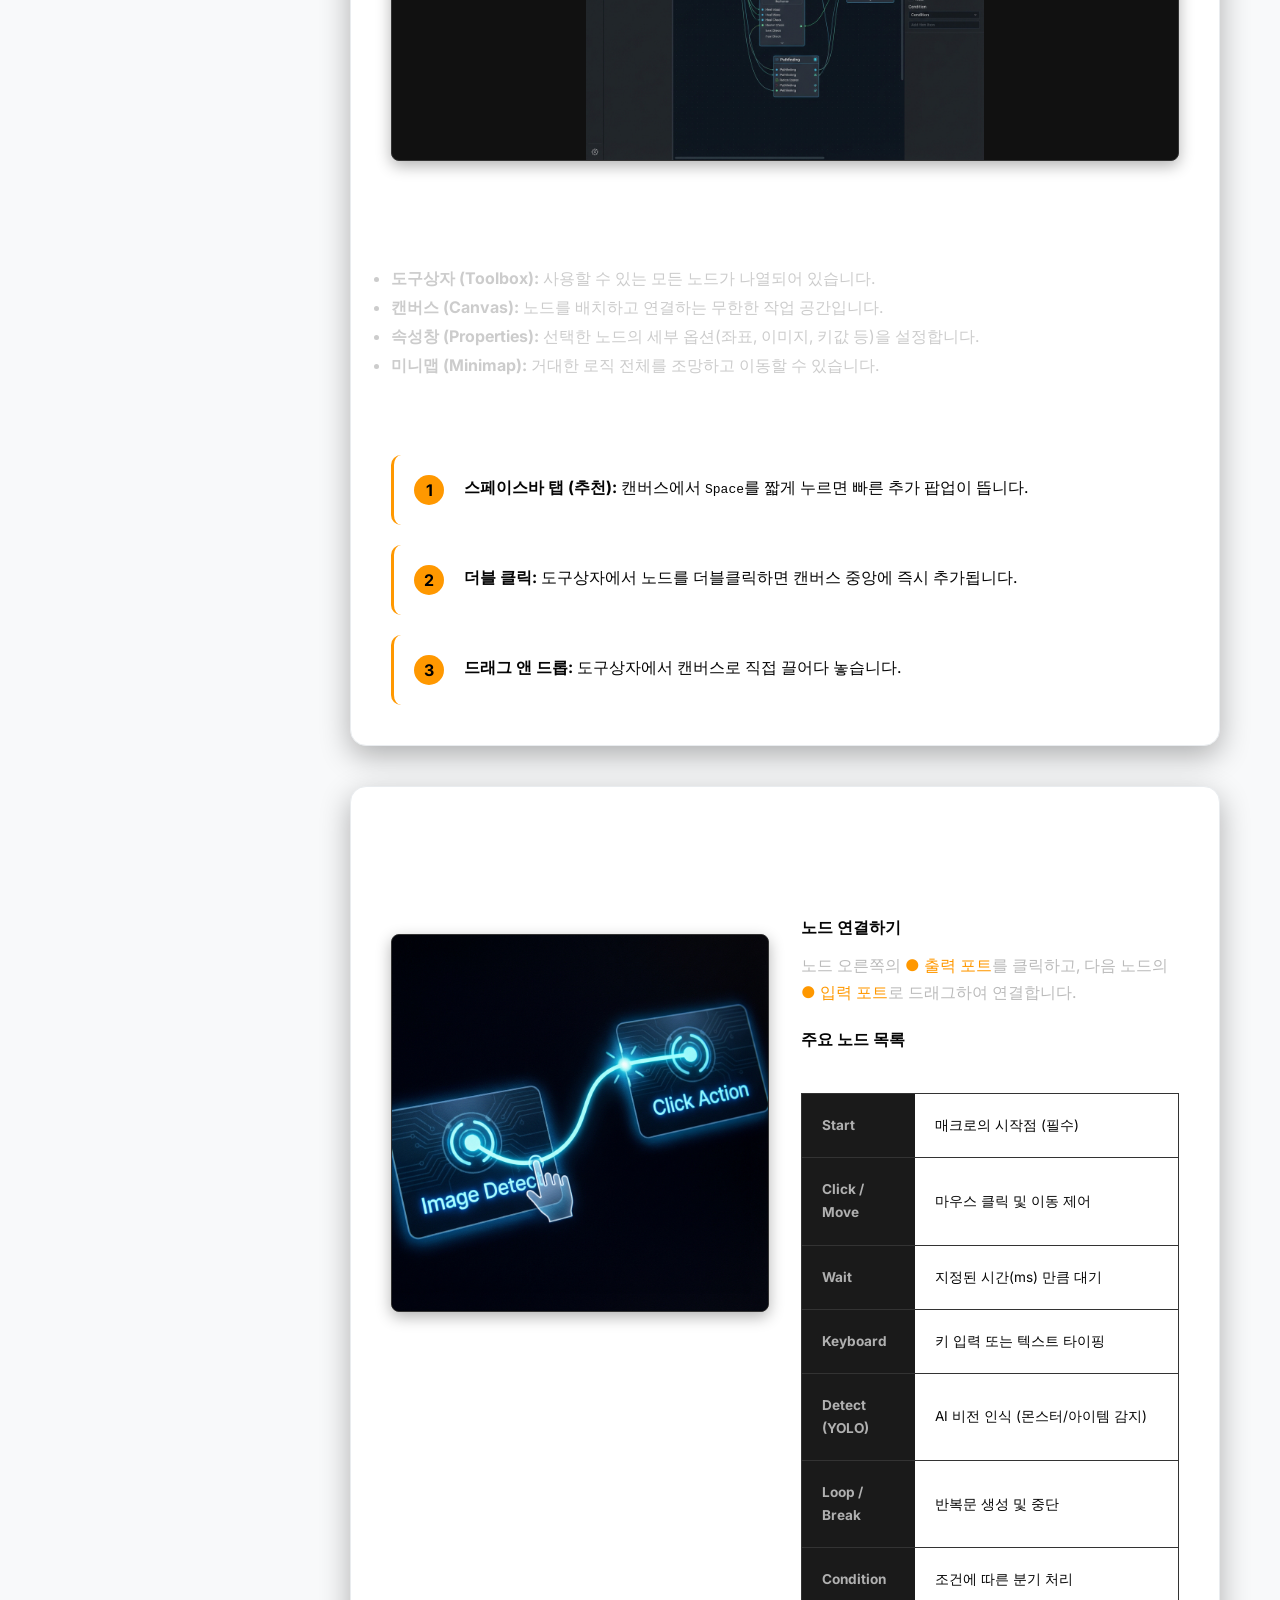
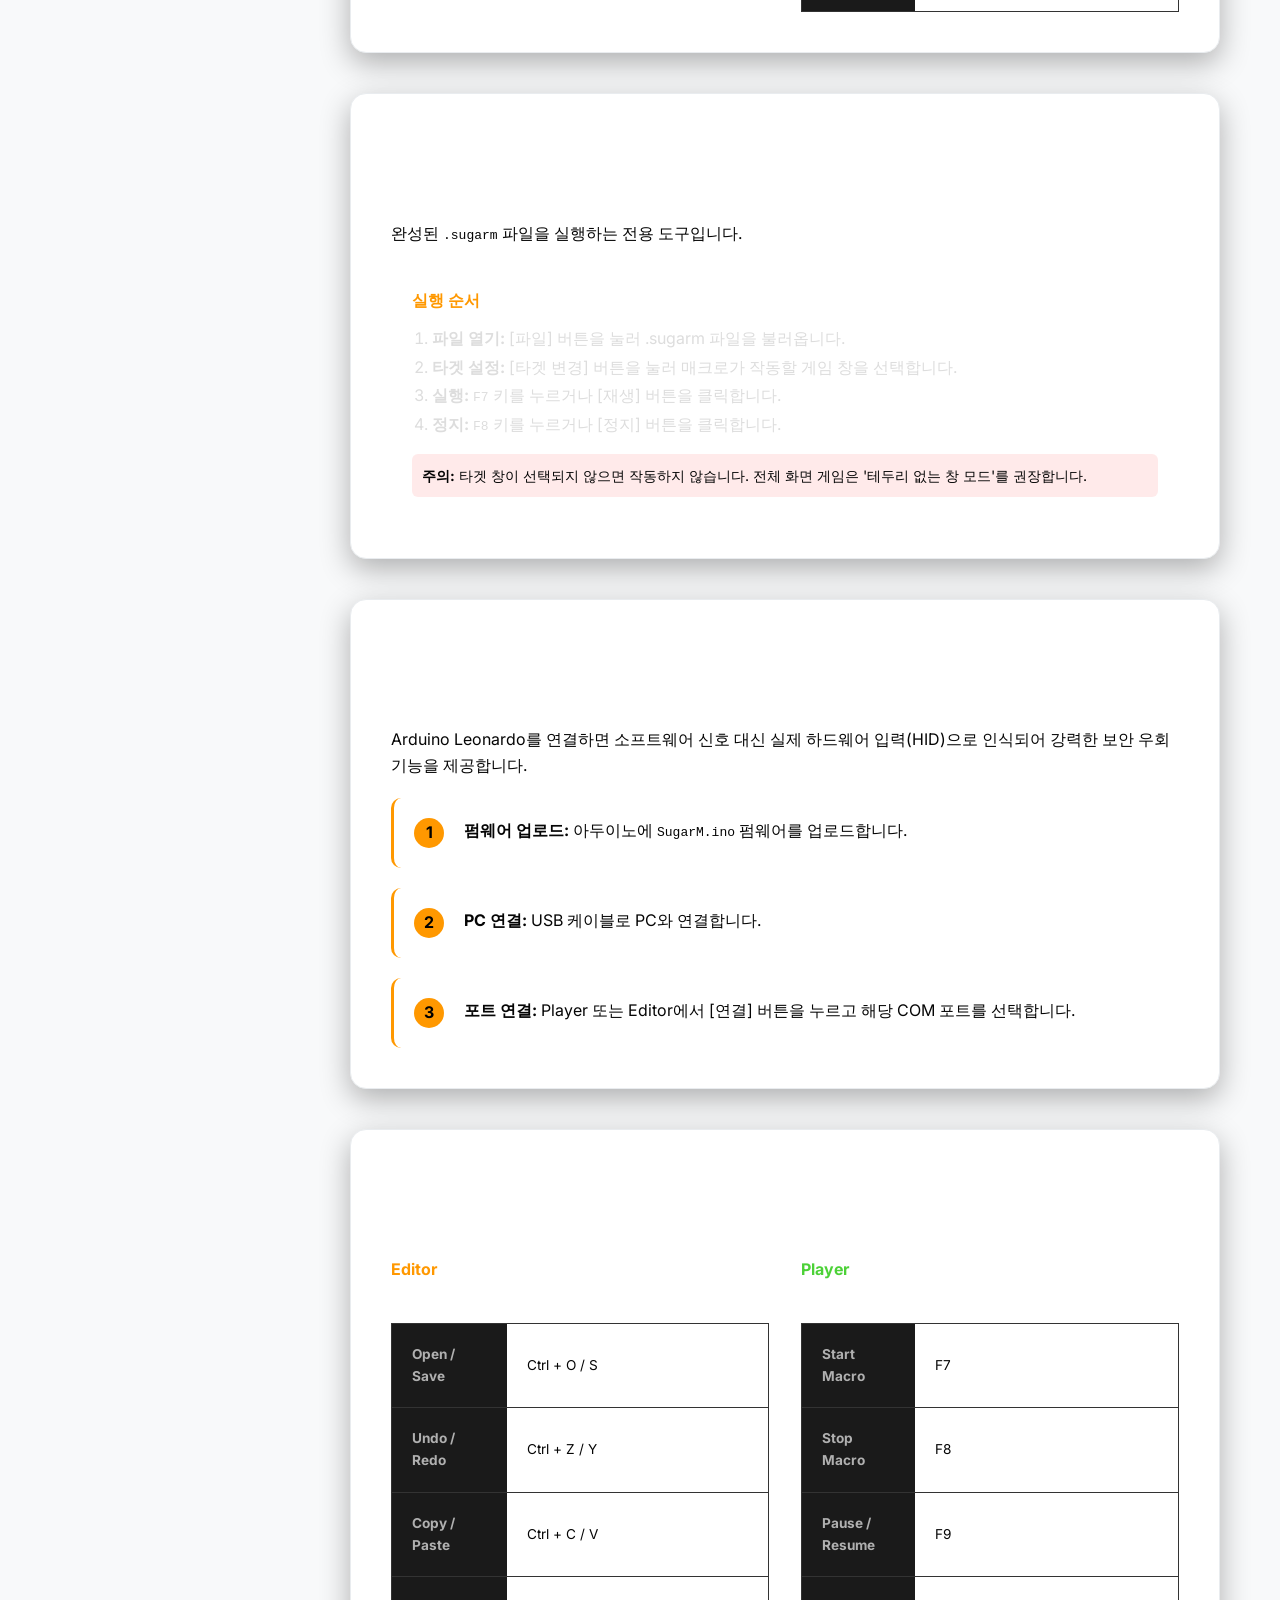
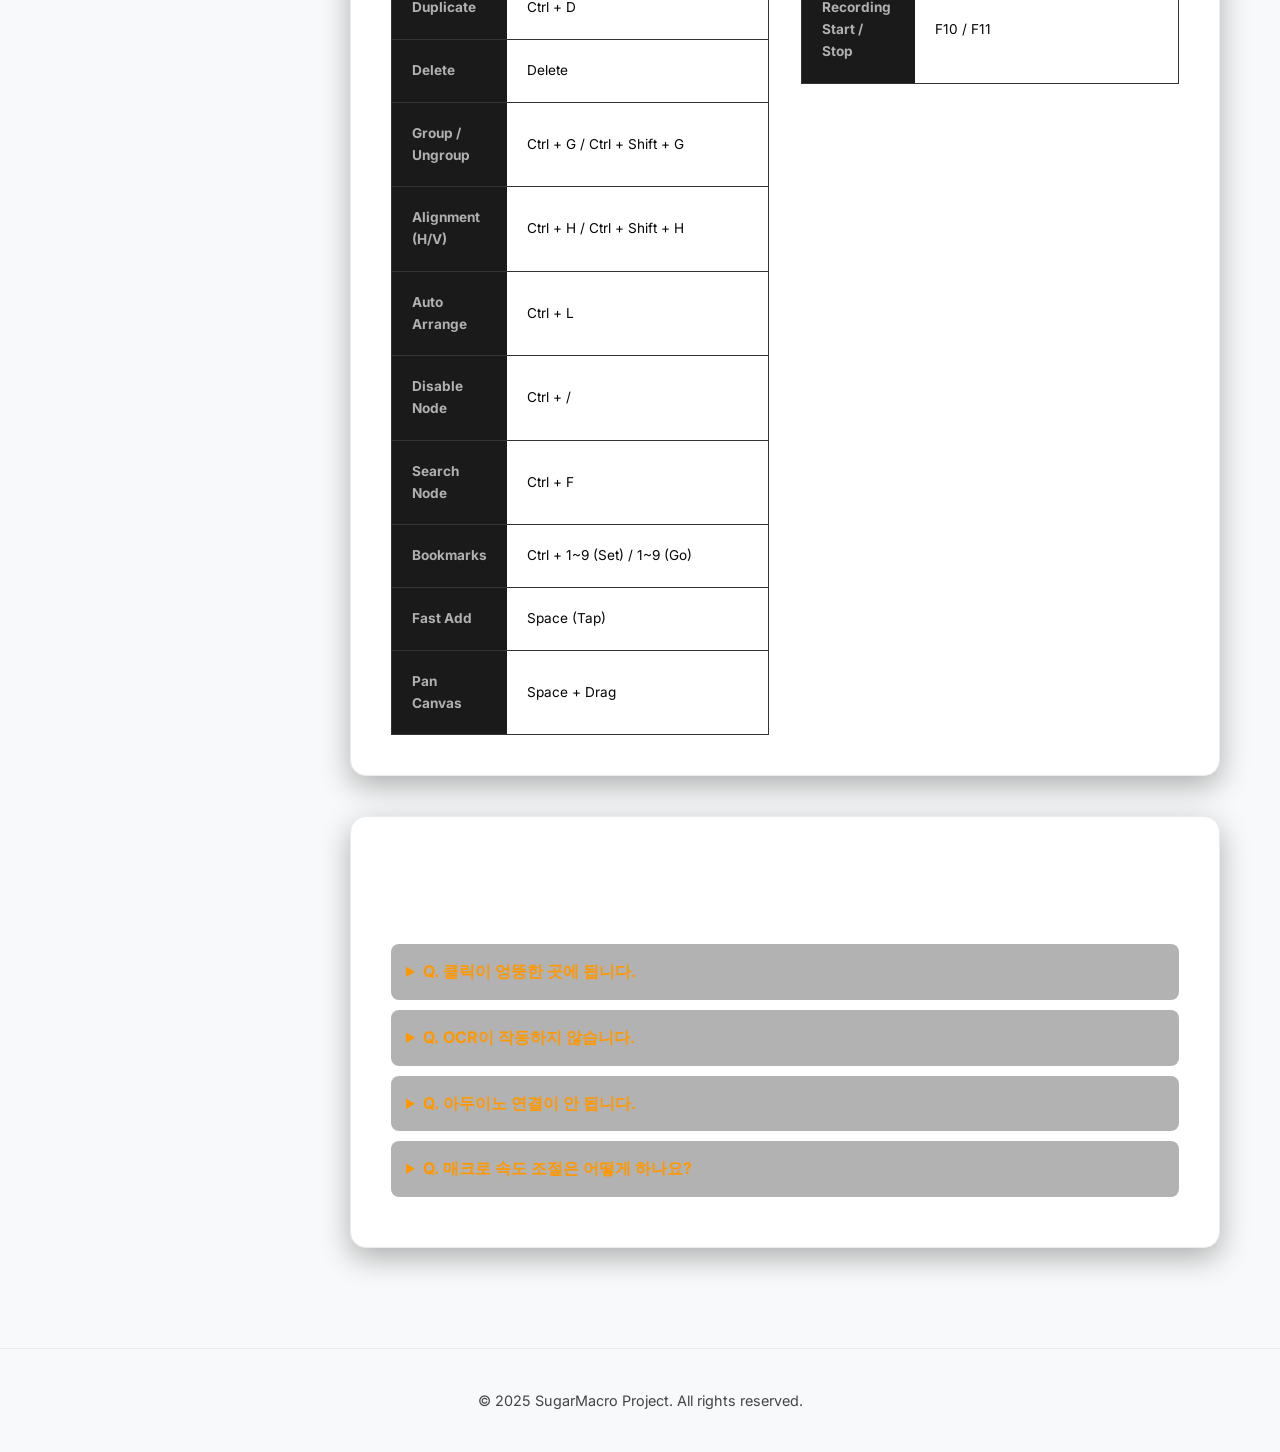
<file: usage.html>
<!DOCTYPE html>
<html lang="ko">

<head>
    <meta charset="UTF-8">
    <meta name="viewport" content="width=device-width, initial-scale=1.0">
    <title>SugarMacro 사용 가이드</title>
    <meta name="description" content="SugarMacro 사용 가이드. 노드 에디터, 매크로 실행기, 아두이노 연동 등 모든 기능을 설명합니다.">
    <link rel="stylesheet" href="css/style.css">
    <link rel="preconnect" href="https://fonts.googleapis.com">
    <link rel="preconnect" href="https://fonts.gstatic.com" crossorigin>
    <link
        href="https://fonts.googleapis.com/css2?family=Inter:wght@300;400;600;800&family=Orbitron:wght@500;700;900&display=swap"
        rel="stylesheet">
</head>

<body class="light-theme">
    <nav class="navbar">
        <div class="nav-container">
            <div class="logo"><a href="index.html">Sugar<span class="highlight text-gradient">Macro</span></a></div>

            <div class="hamburger" onclick="toggleMenu()">
                <span></span>
                <span></span>
                <span></span>
            </div>

            <ul class="nav-links">
                <li><a href="index.html">홈</a></li>
                <li class="nav-dropdown">
                    <a href="#" class="active">가이드 ▾</a>
                    <div class="nav-dropdown-content">
                        <a href="usage_yolo.html">🤖 YOLO Studio 가이드</a>
                        <a href="usage.html" class="active">🎮 SugarMacro 가이드</a>
                    </div>
                </li>
                <li><a href="community.html">커뮤니티</a></li>
                <li><a href="download.html" class="btn-primary glow" style="padding: 8px 20px;">다운로드</a></li>
            </ul>
        </div>
    </nav>

    <div class="doc-header-spacer"></div>

    <div class="doc-layout">
        <!-- Sticky Sidebar -->
        <aside class="doc-sidebar">
            <h3>SugarMacro 가이드</h3>
            <ul class="doc-nav">
                <li><a href="#intro" class="active">개요</a></li>
                <li><a href="#install">시스템 요구사항</a></li>
                <li><a href="#editor">에디터 사용법</a></li>
                <li><a href="#nodes">노드 시스템 (핵심)</a></li>
                <li><a href="#player">실행기 사용법</a></li>
                <li><a href="#arduino">아두이노 연동</a></li>
                <li><a href="#shortcuts">단축키 모음</a></li>
                <li><a href="#faq">문제 해결 (FAQ)</a></li>
            </ul>

            <div
                style="margin-top: 30px; padding: 15px; background: rgba(124, 58, 237, 0.1); border-radius: 8px; font-size: 0.85rem;">
                <strong>🤖 AI 모델 학습</strong><br>
                나만의 YOLO 모델을 학습하려면?<br>
                <a href="usage_yolo.html" style="color: var(--purple);">YOLO Studio 가이드 →</a>
            </div>
        </aside>

        <!-- Main Content (Cards) -->
        <main class="doc-main">
            <!-- Intro -->
            <section id="intro" class="doc-card">
                <h1>슈가매크로 (SugarM) 가이드</h1>
                <p class="lead" style="color: var(--text-muted);">
                    SugarM은 노드 기반 비주얼 프로그래밍 방식의 차세대 게임 자동화 도구입니다.<br>
                    코딩 없이 드래그 앤 드롭만으로 복잡한 자동화 로직을 구축하세요.
                </p>
                <div class="feature-grid" style="grid-template-columns: 1fr 1fr; margin-top: 20px; gap: 20px;">
                    <div style="background: rgba(255,255,255,0.05); padding: 15px; border-radius: 8px;">
                        <h4 style="color: var(--primary);">SugarEditor</h4>
                        <p style="font-size: 0.9rem; color: #aaa;">매크로를 설계하고 편집하는 도구</p>
                    </div>
                    <div style="background: rgba(255,255,255,0.05); padding: 15px; border-radius: 8px;">
                        <h4 style="color: #4cd137;">SugarPlayer</h4>
                        <p style="font-size: 0.9rem; color: #aaa;">최적화된 성능으로 매크로를 실행하는 도구</p>
                    </div>
                </div>
            </section>

            <!-- Installation -->
            <section id="install" class="doc-card">
                <h2>시스템 요구사항</h2>
                <div class="doc-grid">
                    <div class="doc-text">
                        <table class="specs-table" style="font-size: 0.9rem;">
                            <tr>
                                <th>OS</th>
                                <td>Windows 10/11 (64-bit)</td>
                            </tr>
                            <tr>
                                <th>GPU</th>
                                <td>DirectX 11 지원 (비전 인식 사용 시 CUDA 권장)</td>
                            </tr>
                            <tr>
                                <th>RAM</th>
                                <td>4GB 이상 (8GB 권장)</td>
                            </tr>
                            <tr>
                                <th>Hardware</th>
                                <td>Arduino Leonardo (선택: 하드웨어 에뮬레이션용)</td>
                            </tr>
                        </table>
                        <div style="margin-top: 15px; font-size: 0.85rem; color: #888;">
                            ※ OCR 기능을 위해서는 Tesseract OCR 설치가 필요할 수 있습니다.
                        </div>
                    </div>
                    <div class="doc-visual">
                        <img src="assets/manual_setup.png" alt="Setup" class="doc-img">
                    </div>
                </div>
            </section>

            <!-- Editor Usage -->
            <section id="editor" class="doc-card">
                <h2>에디터 (SugarEditor) 사용법</h2>
                <p style="margin-bottom: 20px;">직관적인 인터페이스로 빠르게 로직을 구성합니다.</p>

                <div class="doc-visual" style="margin-bottom: 30px;">
                    <img src="assets/manual_dashboard.png" alt="Editor UI" class="doc-img">
                </div>

                <h3 style="margin-bottom: 15px; font-size: 1.2rem; color: #fff;">주요 인터페이스</h3>
                <ul style="color: #ccc; line-height: 1.8; margin-bottom: 30px;">
                    <li><strong>도구상자 (Toolbox):</strong> 사용할 수 있는 모든 노드가 나열되어 있습니다.</li>
                    <li><strong>캔버스 (Canvas):</strong> 노드를 배치하고 연결하는 무한한 작업 공간입니다.</li>
                    <li><strong>속성창 (Properties):</strong> 선택한 노드의 세부 옵션(좌표, 이미지, 키값 등)을 설정합니다.</li>
                    <li><strong>미니맵 (Minimap):</strong> 거대한 로직 전체를 조망하고 이동할 수 있습니다.</li>
                </ul>

                <h3 style="margin-bottom: 15px; font-size: 1.2rem; color: #fff;">노드 배치 방법 (Tip!)</h3>
                <div class="step-guide">
                    <div class="step-item">
                        <span class="step-badge">1</span>
                        <div>
                            <strong>스페이스바 탭 (추천):</strong> 캔버스에서 <kbd>Space</kbd>를 짧게 누르면 빠른 추가 팝업이 뜹니다.
                        </div>
                    </div>
                    <div class="step-item">
                        <span class="step-badge">2</span>
                        <div>
                            <strong>더블 클릭:</strong> 도구상자에서 노드를 더블클릭하면 캔버스 중앙에 즉시 추가됩니다.
                        </div>
                    </div>
                    <div class="step-item">
                        <span class="step-badge">3</span>
                        <div>
                            <strong>드래그 앤 드롭:</strong> 도구상자에서 캔버스로 직접 끌어다 놓습니다.
                        </div>
                    </div>
                </div>
            </section>

            <!-- Node System -->
            <section id="nodes" class="doc-card">
                <h2>노드 시스템 & 연결</h2>
                <div class="doc-grid">
                    <div class="doc-visual">
                        <img src="assets/manual_node_connect.png" alt="Node Connection" class="doc-img">
                    </div>
                    <div class="doc-text">
                        <h4 style="margin-bottom: 10px;">노드 연결하기</h4>
                        <p style="margin-bottom: 20px; color: #bbb;">
                            노드 오른쪽의 <span style="color: var(--primary);">● 출력 포트</span>를 클릭하고,
                            다음 노드의 <span style="color: var(--primary);">● 입력 포트</span>로 드래그하여 연결합니다.
                        </p>

                        <h4 style="margin-bottom: 10px;">주요 노드 목록</h4>
                        <table class="specs-table" style="font-size: 0.85rem;">
                            <tr>
                                <th>Start</th>
                                <td>매크로의 시작점 (필수)</td>
                            </tr>
                            <tr>
                                <th>Click / Move</th>
                                <td>마우스 클릭 및 이동 제어</td>
                            </tr>
                            <tr>
                                <th>Wait</th>
                                <td>지정된 시간(ms) 만큼 대기</td>
                            </tr>
                            <tr>
                                <th>Keyboard</th>
                                <td>키 입력 또는 텍스트 타이핑</td>
                            </tr>
                            <tr>
                                <th>Detect (YOLO)</th>
                                <td>AI 비전 인식 (몬스터/아이템 감지)</td>
                            </tr>
                            <tr>
                                <th>Loop / Break</th>
                                <td>반복문 생성 및 중단</td>
                            </tr>
                            <tr>
                                <th>Condition</th>
                                <td>조건에 따른 분기 처리</td>
                            </tr>
                        </table>
                    </div>
                </div>
            </section>

            <!-- Player Usage -->
            <section id="player" class="doc-card">
                <h2>실행기 (SugarPlayer)</h2>
                <p style="margin-bottom: 20px;">완성된 <code>.sugarm</code> 파일을 실행하는 전용 도구입니다.</p>

                <div
                    style="background: rgba(255,255,255,0.05); padding: 20px; border-radius: 12px; border: 1px solid rgba(255,255,255,0.1);">
                    <h4 style="color: var(--primary); margin-bottom: 10px;">실행 순서</h4>
                    <ol style="margin-left: 20px; color: #ddd; line-height: 1.8;">
                        <li><strong>파일 열기:</strong> [파일] 버튼을 눌러 .sugarm 파일을 불러옵니다.</li>
                        <li><strong>타겟 설정:</strong> [타겟 변경] 버튼을 눌러 매크로가 작동할 게임 창을 선택합니다.</li>
                        <li><strong>실행:</strong> <kbd>F7</kbd> 키를 누르거나 [재생] 버튼을 클릭합니다.</li>
                        <li><strong>정지:</strong> <kbd>F8</kbd> 키를 누르거나 [정지] 버튼을 클릭합니다.</li>
                    </ol>
                    <div
                        style="margin-top: 15px; padding: 10px; background: rgba(255, 50, 50, 0.1); border-radius: 6px; font-size: 0.9rem;">
                        <strong>주의:</strong> 타겟 창이 선택되지 않으면 작동하지 않습니다. 전체 화면 게임은 '테두리 없는 창 모드'를 권장합니다.
                    </div>
                </div>
            </section>

            <!-- Arduino -->
            <section id="arduino" class="doc-card">
                <h2>아두이노 연동 (Hardware Mode)</h2>
                <p style="margin-bottom: 20px;">
                    Arduino Leonardo를 연결하면 소프트웨어 신호 대신 실제 하드웨어 입력(HID)으로 인식되어
                    강력한 보안 우회 기능을 제공합니다.
                </p>
                <div class="step-guide">
                    <div class="step-item">
                        <span class="step-badge">1</span>
                        <div>
                            <strong>펌웨어 업로드:</strong> 아두이노에 <code>SugarM.ino</code> 펌웨어를 업로드합니다.
                        </div>
                    </div>
                    <div class="step-item">
                        <span class="step-badge">2</span>
                        <div>
                            <strong>PC 연결:</strong> USB 케이블로 PC와 연결합니다.
                        </div>
                    </div>
                    <div class="step-item">
                        <span class="step-badge">3</span>
                        <div>
                            <strong>포트 연결:</strong> Player 또는 Editor에서 [연결] 버튼을 누르고 해당 COM 포트를 선택합니다.
                        </div>
                    </div>
                </div>
            </section>

            <!-- Shortcuts -->
            <section id="shortcuts" class="doc-card">
                <h2>단축키 모음</h2>
                <div class="doc-grid" style="grid-template-columns: 1fr 1fr;">
                    <div>
                        <h4 style="margin-bottom: 15px; color: var(--primary);">Editor</h4>
                        <table class="specs-table" style="font-size: 0.85rem;">
                            <tr>
                                <th>Open / Save</th>
                                <td>Ctrl + O / S</td>
                            </tr>
                            <tr>
                                <th>Undo / Redo</th>
                                <td>Ctrl + Z / Y</td>
                            </tr>
                            <tr>
                                <th>Copy / Paste</th>
                                <td>Ctrl + C / V</td>
                            </tr>
                            <tr>
                                <th>Duplicate</th>
                                <td>Ctrl + D</td>
                            </tr>
                            <tr>
                                <th>Delete</th>
                                <td>Delete</td>
                            </tr>
                            <tr>
                                <th>Group / Ungroup</th>
                                <td>Ctrl + G / Ctrl + Shift + G</td>
                            </tr>
                            <tr>
                                <th>Alignment (H/V)</th>
                                <td>Ctrl + H / Ctrl + Shift + H</td>
                            </tr>
                            <tr>
                                <th>Auto Arrange</th>
                                <td>Ctrl + L</td>
                            </tr>
                            <tr>
                                <th>Disable Node</th>
                                <td>Ctrl + /</td>
                            </tr>
                            <tr>
                                <th>Search Node</th>
                                <td>Ctrl + F</td>
                            </tr>
                            <tr>
                                <th>Bookmarks</th>
                                <td>Ctrl + 1~9 (Set) / 1~9 (Go)</td>
                            </tr>
                            <tr>
                                <th>Fast Add</th>
                                <td>Space (Tap)</td>
                            </tr>
                            <tr>
                                <th>Pan Canvas</th>
                                <td>Space + Drag</td>
                            </tr>
                        </table>
                    </div>
                    <div>
                        <h4 style="margin-bottom: 15px; color: #4cd137;">Player</h4>
                        <table class="specs-table" style="font-size: 0.85rem;">
                            <tr>
                                <th>Start Macro</th>
                                <td>F7</td>
                            </tr>
                            <tr>
                                <th>Stop Macro</th>
                                <td>F8</td>
                            </tr>
                            <tr>
                                <th>Pause / Resume</th>
                                <td>F9</td>
                            </tr>
                            <tr>
                                <th>Recording Start / Stop</th>
                                <td>F10 / F11</td>
                            </tr>
                        </table>
                    </div>
                </div>
            </section>

            <!-- FAQ -->
            <section id="faq" class="doc-card">
                <h2>문제 해결 (FAQ)</h2>
                <details style="margin-bottom: 10px; padding: 15px; background: rgba(0,0,0,0.3); border-radius: 8px;">
                    <summary style="cursor: pointer; font-weight: bold; color: var(--primary);">Q. 클릭이 엉뚱한 곳에 됩니다.
                    </summary>
                    <p style="margin-top: 10px; color: #ccc;">A. 타겟 창의 해상도가 변경되었거나 위치가 인식되지 않은 경우입니다. 타겟을 다시 선택하거나 매크로의
                        좌표 기준을 확인하세요.</p>
                </details>
                <details style="margin-bottom: 10px; padding: 15px; background: rgba(0,0,0,0.3); border-radius: 8px;">
                    <summary style="cursor: pointer; font-weight: bold; color: var(--primary);">Q. OCR이 작동하지 않습니다.
                    </summary>
                    <p style="margin-top: 10px; color: #ccc;">A. Tesseract OCR이 설치되어 있는지, 그리고 설정 경로가 올바른지 확인해주세요.</p>
                </details>
                <details style="margin-bottom: 10px; padding: 15px; background: rgba(0,0,0,0.3); border-radius: 8px;">
                    <summary style="cursor: pointer; font-weight: bold; color: var(--primary);">Q. 아두이노 연결이 안 됩니다.
                    </summary>
                    <p style="margin-top: 10px; color: #ccc;">A. COM 포트 번호를 확인하고, 다른 프로그램(예: Arduino IDE)이 포트를 점유하고 있지
                        않은지 확인하세요.</p>
                </details>
                <details style="margin-bottom: 10px; padding: 15px; background: rgba(0,0,0,0.3); border-radius: 8px;">
                    <summary style="cursor: pointer; font-weight: bold; color: var(--primary);">Q. 매크로 속도 조절은 어떻게 하나요?
                    </summary>
                    <p style="margin-top: 10px; color: #ccc;">A. 동작 사이사이에 <code>Wait</code> 노드를 추가하여 딜레이를 조절하세요. 너무 빠르면
                        게임 입력이 씹힐 수 있습니다.</p>
                </details>
            </section>

        </main>
    </div>

    <footer
        style="background: #000; padding: 40px 0; text-align: center; border-top: 1px solid var(--border-color); margin-top: 60px;">
        <div class="container">
            <p style="font-size: 0.9rem; color: #444;">
                &copy; 2025 SugarMacro Project. All rights reserved.
            </p>
        </div>
    </footer>

    <script src="js/main.js"></script>
    <script>
        // Mobile menu toggle
        function toggleMenu() {
            document.querySelector('.nav-links').classList.toggle('active');
        }

        // Mobile dropdown toggle
        document.querySelectorAll('.nav-dropdown > a').forEach(link => {
            link.addEventListener('click', function (e) {
                if (window.innerWidth <= 768) {
                    e.preventDefault();
                    this.parentElement.classList.toggle('open');
                }
            });
        });

        // Sticky Nav & Active State Logic
        window.addEventListener('scroll', () => {
            const sections = document.querySelectorAll('section');
            const navLinks = document.querySelectorAll('.doc-nav a');

            let current = '';
            sections.forEach(section => {
                const sectionTop = section.offsetTop;
                if (pageYOffset >= sectionTop - 250) { // Offset adjustment
                    current = section.getAttribute('id');
                }
            });

            navLinks.forEach(link => {
                link.classList.remove('active');
                if (link.getAttribute('href').includes(current)) {
                    link.classList.add('active');
                }
            });
        });
    </script>
</body>

</html>
</file>
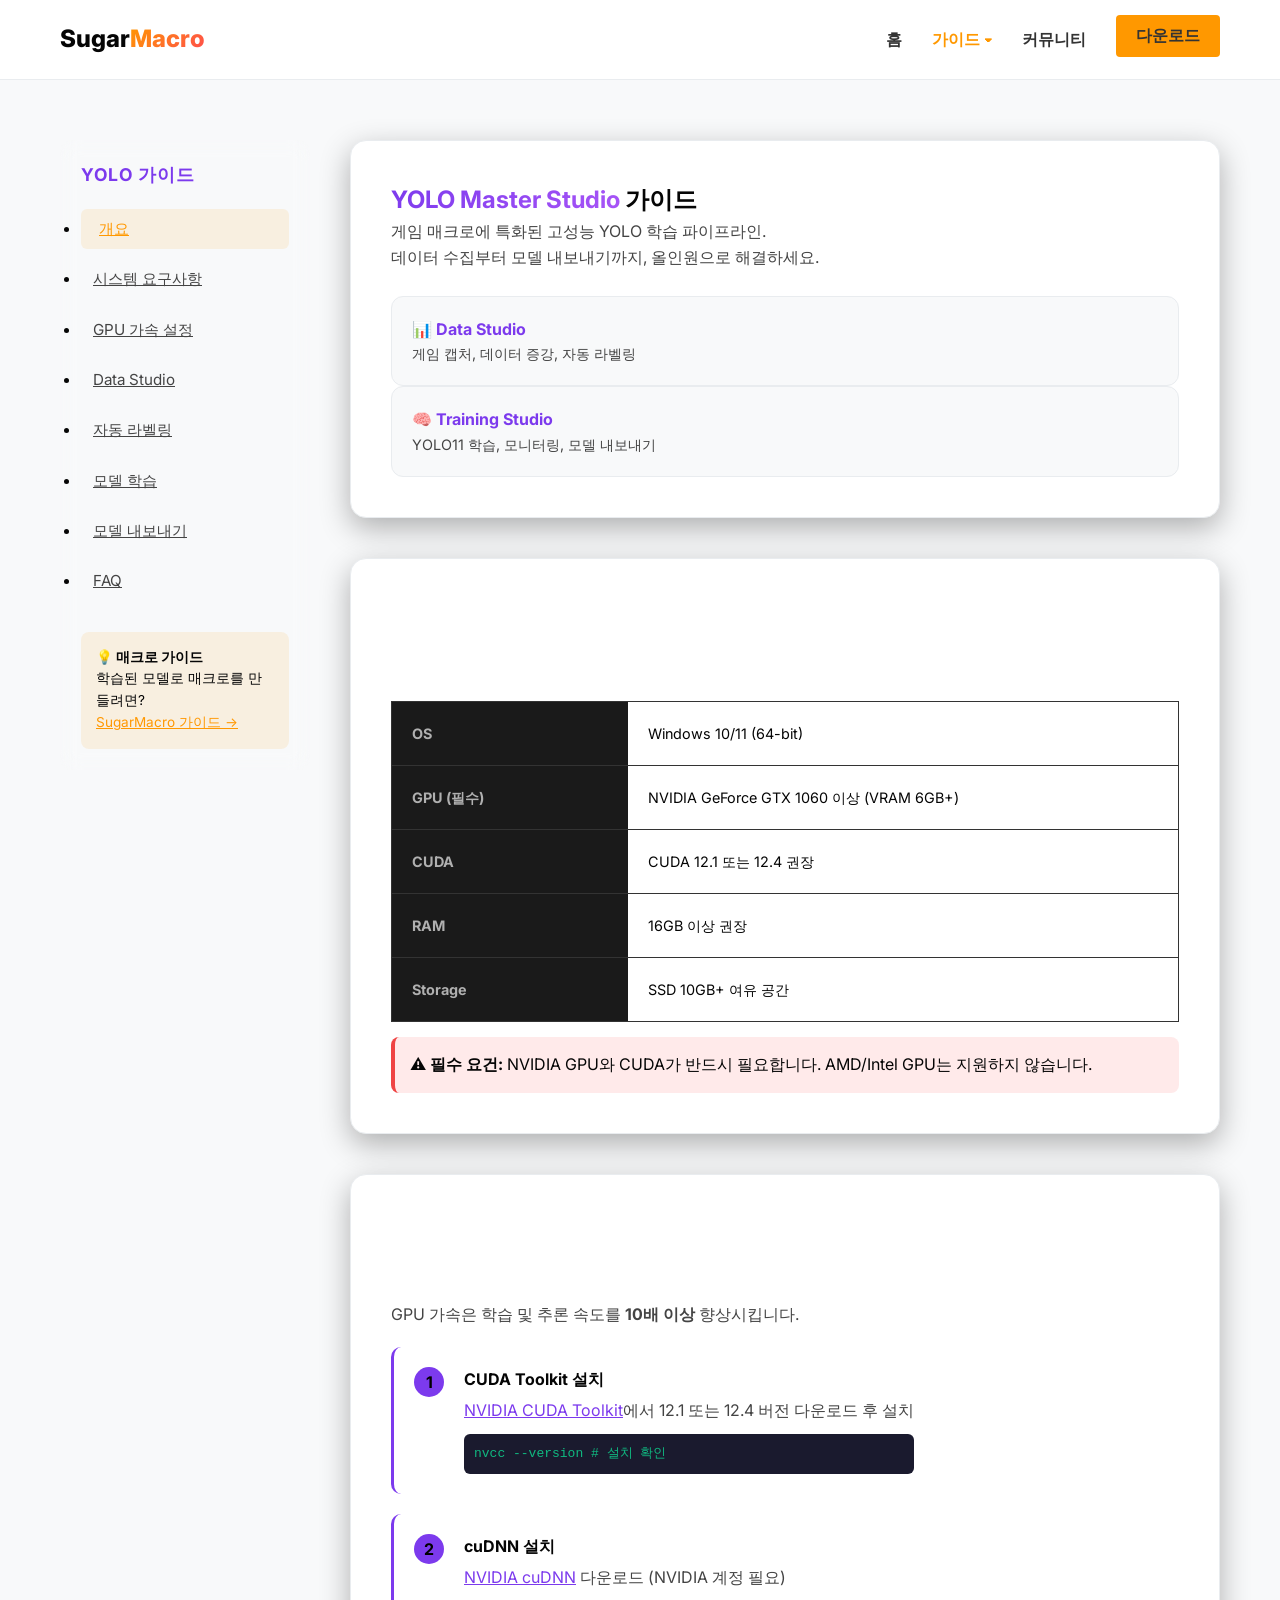
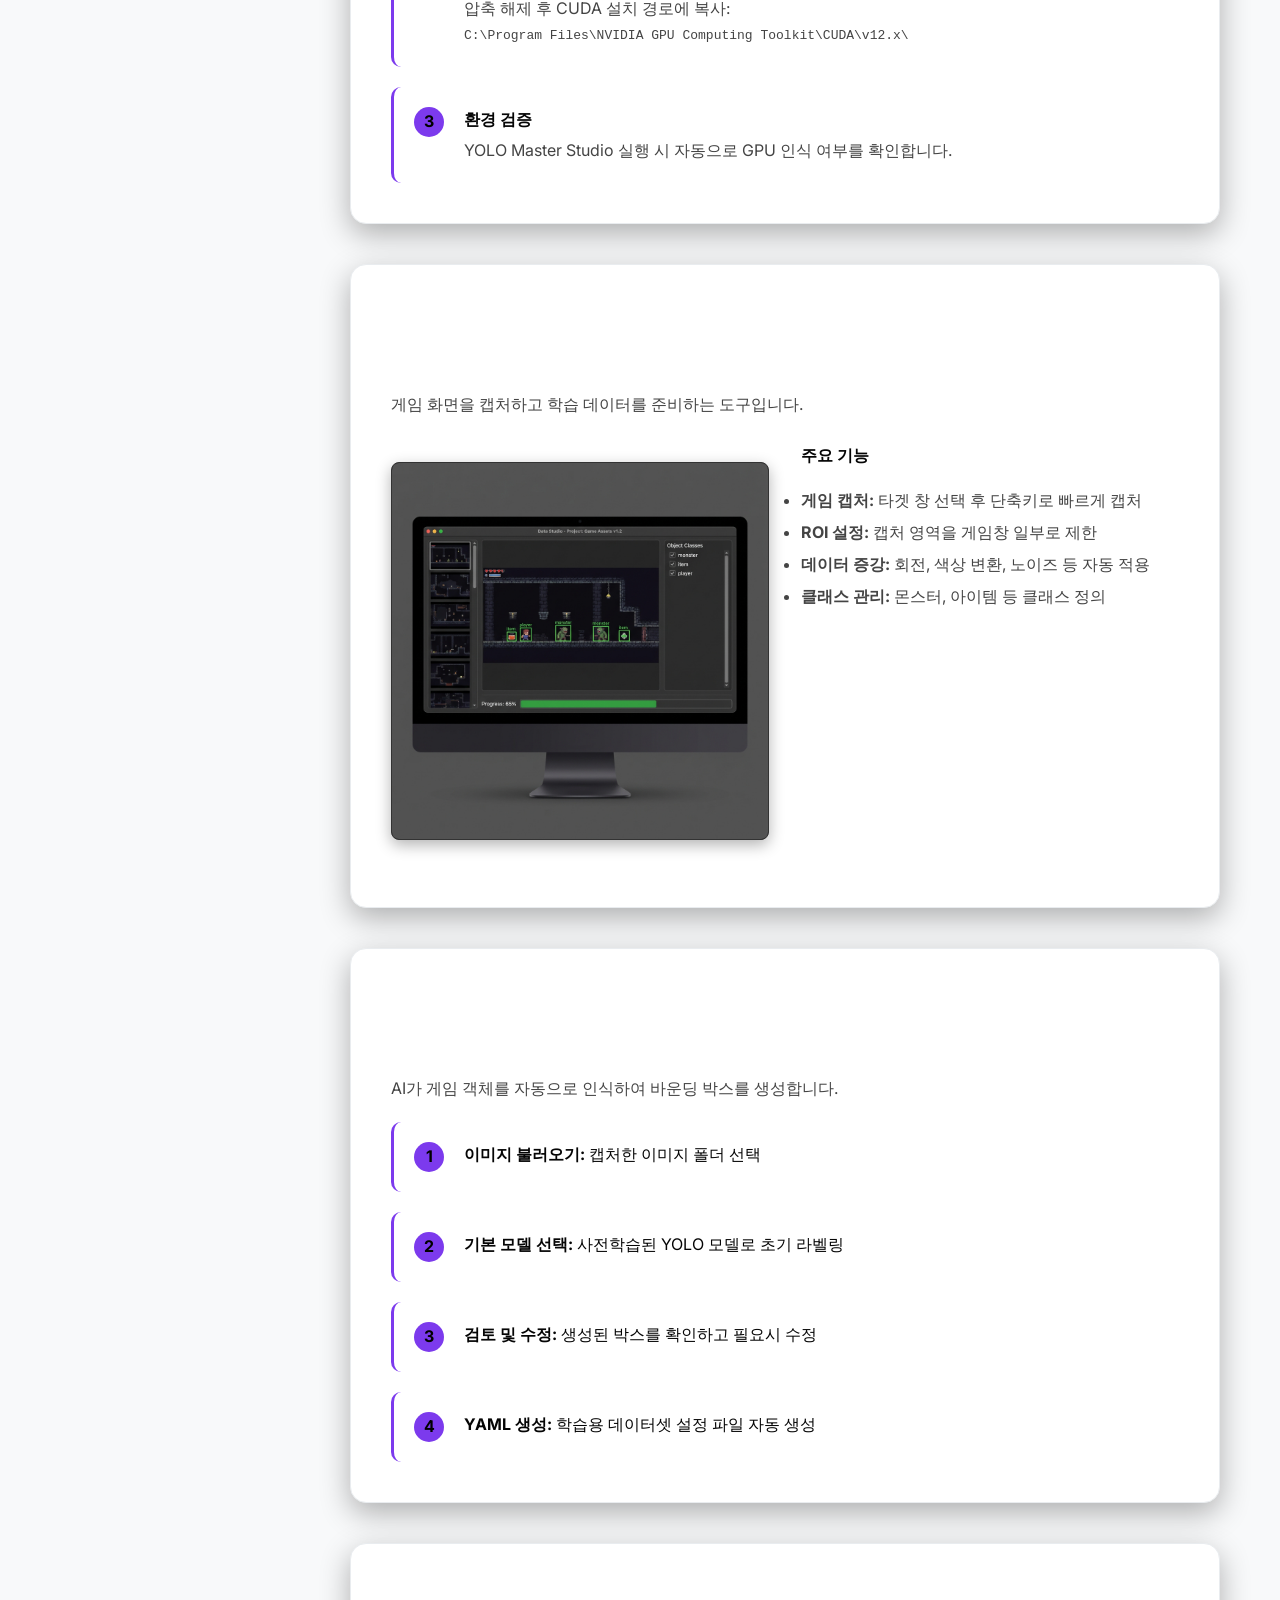
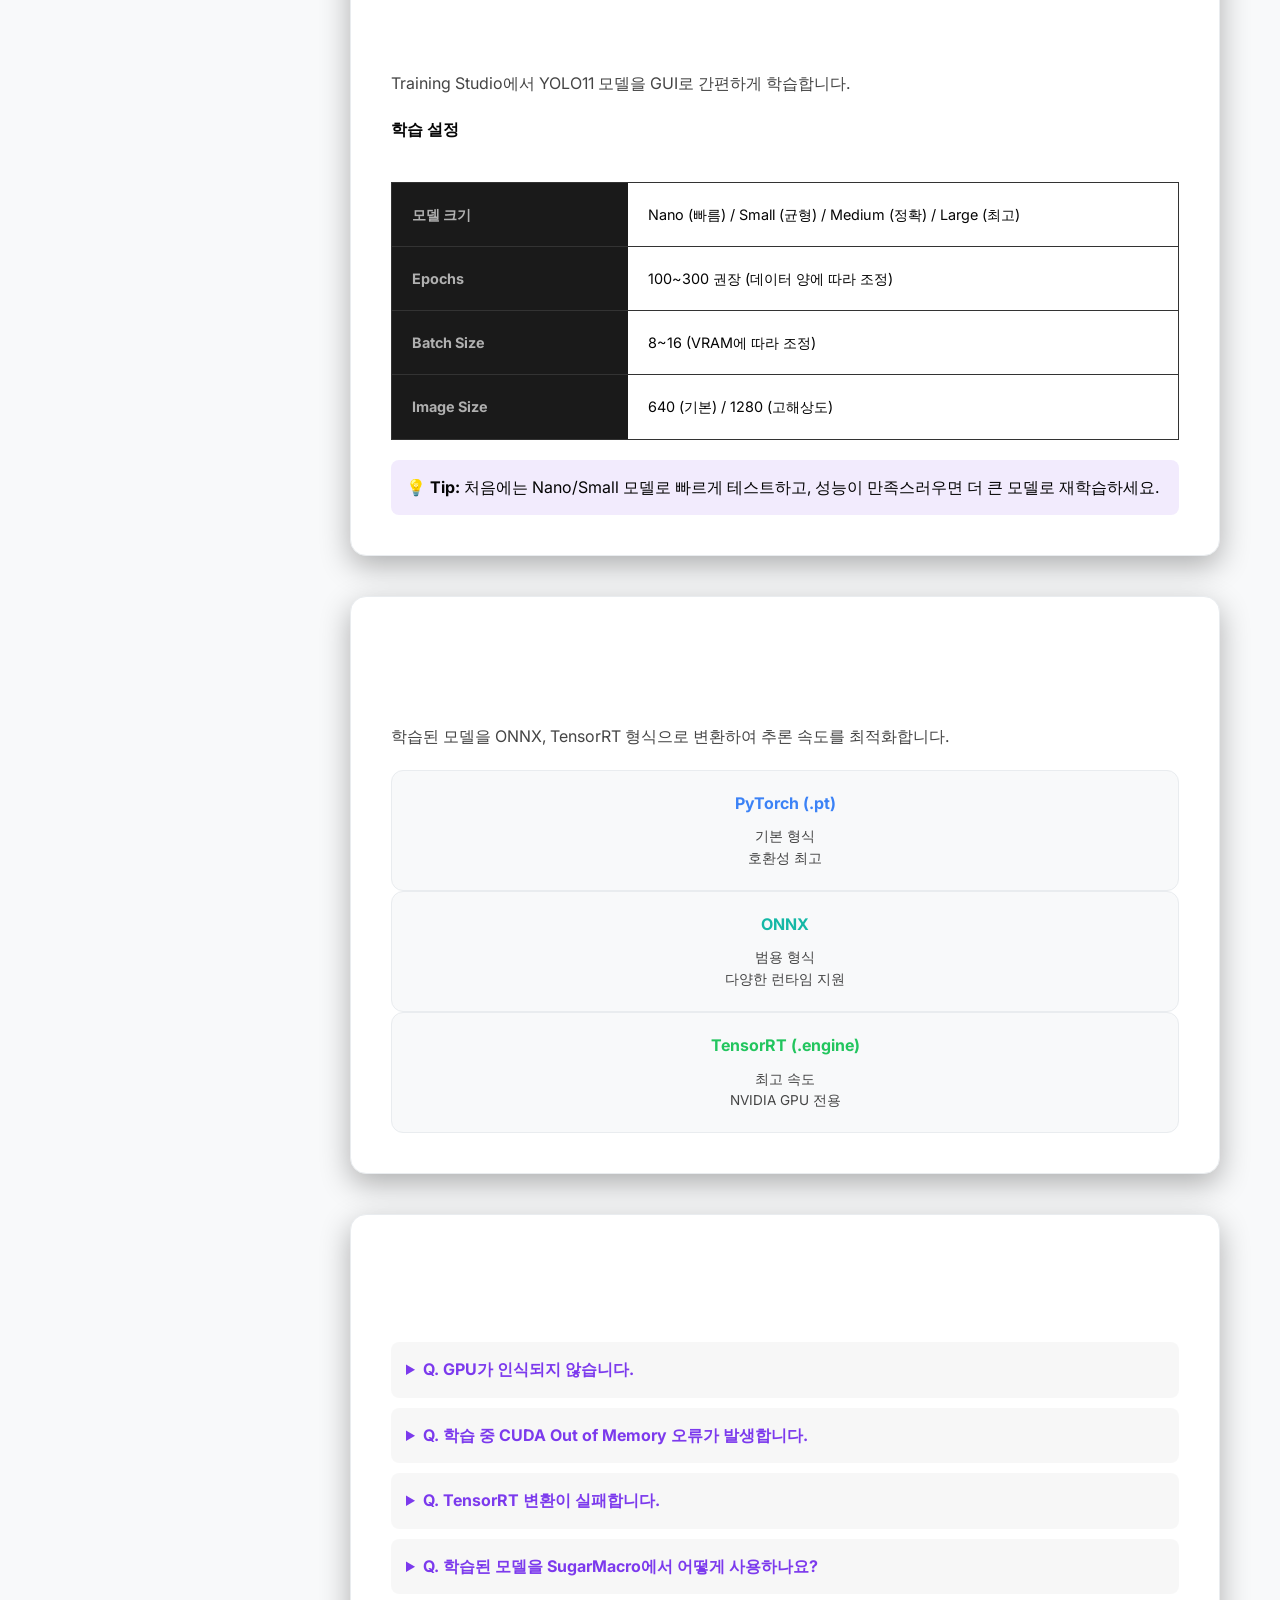
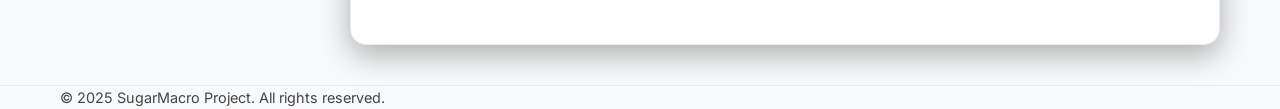
<file: usage_yolo.html>
<!DOCTYPE html>
<html lang="ko">

<head>
    <meta charset="UTF-8">
    <meta name="viewport" content="width=device-width, initial-scale=1.0">
    <title>YOLO Master Studio 가이드 - SugarMacro</title>
    <meta name="description" content="YOLO Master Studio 사용 가이드. 게임 데이터 수집, 자동 라벨링, AI 모델 학습, 내보내기까지.">
    <link rel="stylesheet" href="css/style.css">
    <link rel="preconnect" href="https://fonts.googleapis.com">
    <link rel="preconnect" href="https://fonts.gstatic.com" crossorigin>
    <link
        href="https://fonts.googleapis.com/css2?family=Inter:wght@300;400;600;800&family=Orbitron:wght@500;700;900&display=swap"
        rel="stylesheet">
</head>

<body class="light-theme">
    <nav class="navbar">
        <div class="nav-container">
            <div class="logo"><a href="index.html">Sugar<span class="highlight text-gradient">Macro</span></a></div>

            <div class="hamburger" onclick="toggleMenu()">
                <span></span>
                <span></span>
                <span></span>
            </div>

            <ul class="nav-links">
                <li><a href="index.html">홈</a></li>
                <li class="nav-dropdown">
                    <a href="#" class="active">가이드 ▾</a>
                    <div class="nav-dropdown-content">
                        <a href="usage_yolo.html" class="active">🤖 YOLO Studio 가이드</a>
                        <a href="usage.html">🎮 SugarMacro 가이드</a>
                    </div>
                </li>
                <li><a href="community.html">커뮤니티</a></li>
                <li><a href="download.html" class="btn-primary glow" style="padding: 8px 20px;">다운로드</a></li>
            </ul>
        </div>
    </nav>

    <div class="doc-header-spacer"></div>

    <div class="doc-layout">
        <!-- Sticky Sidebar -->
        <aside class="doc-sidebar">
            <h3 style="color: var(--purple);">YOLO 가이드</h3>
            <ul class="doc-nav">
                <li><a href="#intro" class="active">개요</a></li>
                <li><a href="#requirements">시스템 요구사항</a></li>
                <li><a href="#gpu-setup">GPU 가속 설정</a></li>
                <li><a href="#data-studio">Data Studio</a></li>
                <li><a href="#auto-labeling">자동 라벨링</a></li>
                <li><a href="#training">모델 학습</a></li>
                <li><a href="#export">모델 내보내기</a></li>
                <li><a href="#faq">FAQ</a></li>
            </ul>

            <div
                style="margin-top: 30px; padding: 15px; background: rgba(255, 152, 0, 0.1); border-radius: 8px; font-size: 0.85rem;">
                <strong>💡 매크로 가이드</strong><br>
                학습된 모델로 매크로를 만들려면?<br>
                <a href="usage.html" style="color: var(--primary);">SugarMacro 가이드 →</a>
            </div>
        </aside>

        <!-- Main Content -->
        <main class="doc-main">
            <!-- Intro -->
            <section id="intro" class="doc-card">
                <h1><span class="text-gradient-purple">YOLO Master Studio</span> 가이드</h1>
                <p class="lead" style="color: var(--text-muted-light);">
                    게임 매크로에 특화된 고성능 YOLO 학습 파이프라인.<br>
                    데이터 수집부터 모델 내보내기까지, 올인원으로 해결하세요.
                </p>

                <div class="feature-grid" style="grid-template-columns: 1fr 1fr; margin-top: 25px; gap: 20px;">
                    <div
                        style="background: rgba(124, 58, 237, 0.05); padding: 20px; border-radius: 12px; border: 1px solid rgba(124, 58, 237, 0.2);">
                        <h4 style="color: var(--purple);">📊 Data Studio</h4>
                        <p style="font-size: 0.9rem; color: var(--text-muted-light);">게임 캡처, 데이터 증강, 자동 라벨링</p>
                    </div>
                    <div
                        style="background: rgba(124, 58, 237, 0.05); padding: 20px; border-radius: 12px; border: 1px solid rgba(124, 58, 237, 0.2);">
                        <h4 style="color: var(--purple);">🧠 Training Studio</h4>
                        <p style="font-size: 0.9rem; color: var(--text-muted-light);">YOLO11 학습, 모니터링, 모델 내보내기</p>
                    </div>
                </div>
            </section>

            <!-- Requirements -->
            <section id="requirements" class="doc-card">
                <h2>시스템 요구사항</h2>
                <table class="specs-table" style="font-size: 0.9rem;">
                    <tr>
                        <th>OS</th>
                        <td>Windows 10/11 (64-bit)</td>
                    </tr>
                    <tr>
                        <th>GPU (필수)</th>
                        <td>NVIDIA GeForce GTX 1060 이상 (VRAM 6GB+)</td>
                    </tr>
                    <tr>
                        <th>CUDA</th>
                        <td>CUDA 12.1 또는 12.4 권장</td>
                    </tr>
                    <tr>
                        <th>RAM</th>
                        <td>16GB 이상 권장</td>
                    </tr>
                    <tr>
                        <th>Storage</th>
                        <td>SSD 10GB+ 여유 공간</td>
                    </tr>
                </table>
                <div
                    style="margin-top: 15px; padding: 15px; background: rgba(255, 50, 50, 0.1); border-radius: 8px; border-left: 4px solid #ef4444;">
                    <strong>⚠️ 필수 요건:</strong> NVIDIA GPU와 CUDA가 반드시 필요합니다. AMD/Intel GPU는 지원하지 않습니다.
                </div>
            </section>

            <!-- GPU Setup -->
            <section id="gpu-setup" class="doc-card">
                <h2>GPU 가속 설정 (CUDA)</h2>
                <p style="margin-bottom: 20px; color: var(--text-muted-light);">
                    GPU 가속은 학습 및 추론 속도를 <strong>10배 이상</strong> 향상시킵니다.
                </p>

                <div class="step-guide">
                    <div class="step-item" style="border-left-color: var(--purple);">
                        <span class="step-badge" style="background: var(--purple);">1</span>
                        <div>
                            <strong>CUDA Toolkit 설치</strong>
                            <p style="color: var(--text-muted-light); margin-top: 5px;">
                                <a href="https://developer.nvidia.com/cuda-toolkit-archive" target="_blank"
                                    style="color: var(--purple);">NVIDIA CUDA Toolkit</a>에서 12.1 또는 12.4 버전 다운로드 후 설치
                            </p>
                            <code
                                style="display: block; margin-top: 10px; padding: 10px; background: #1a1a2e; color: #10b981; border-radius: 6px;">
                                nvcc --version  # 설치 확인
                            </code>
                        </div>
                    </div>

                    <div class="step-item" style="border-left-color: var(--purple);">
                        <span class="step-badge" style="background: var(--purple);">2</span>
                        <div>
                            <strong>cuDNN 설치</strong>
                            <p style="color: var(--text-muted-light); margin-top: 5px;">
                                <a href="https://developer.nvidia.com/cudnn" target="_blank"
                                    style="color: var(--purple);">NVIDIA cuDNN</a> 다운로드 (NVIDIA 계정 필요)
                            </p>
                            <p style="color: var(--text-muted-light); margin-top: 5px;">
                                압축 해제 후 CUDA 설치 경로에 복사:<br>
                                <code>C:\Program Files\NVIDIA GPU Computing Toolkit\CUDA\v12.x\</code>
                            </p>
                        </div>
                    </div>

                    <div class="step-item" style="border-left-color: var(--purple);">
                        <span class="step-badge" style="background: var(--purple);">3</span>
                        <div>
                            <strong>환경 검증</strong>
                            <p style="color: var(--text-muted-light); margin-top: 5px;">
                                YOLO Master Studio 실행 시 자동으로 GPU 인식 여부를 확인합니다.
                            </p>
                        </div>
                    </div>
                </div>
            </section>

            <!-- Data Studio -->
            <section id="data-studio" class="doc-card">
                <h2>Data Studio 사용법</h2>
                <p style="margin-bottom: 20px; color: var(--text-muted-light);">
                    게임 화면을 캡처하고 학습 데이터를 준비하는 도구입니다.
                </p>

                <div class="doc-grid">
                    <div class="doc-visual">
                        <img src="assets/feature_data_studio.png" alt="Data Studio UI" class="doc-img">
                    </div>
                    <div class="doc-text">
                        <h4 style="margin-bottom: 15px;">주요 기능</h4>
                        <ul style="color: var(--text-muted-light); line-height: 2;">
                            <li><strong>게임 캡처:</strong> 타겟 창 선택 후 단축키로 빠르게 캡처</li>
                            <li><strong>ROI 설정:</strong> 캡처 영역을 게임창 일부로 제한</li>
                            <li><strong>데이터 증강:</strong> 회전, 색상 변환, 노이즈 등 자동 적용</li>
                            <li><strong>클래스 관리:</strong> 몬스터, 아이템 등 클래스 정의</li>
                        </ul>
                    </div>
                </div>
            </section>

            <!-- Auto Labeling -->
            <section id="auto-labeling" class="doc-card">
                <h2>자동 라벨링</h2>
                <p style="margin-bottom: 20px; color: var(--text-muted-light);">
                    AI가 게임 객체를 자동으로 인식하여 바운딩 박스를 생성합니다.
                </p>

                <div class="step-guide">
                    <div class="step-item" style="border-left-color: var(--purple);">
                        <span class="step-badge" style="background: var(--purple);">1</span>
                        <div>
                            <strong>이미지 불러오기:</strong> 캡처한 이미지 폴더 선택
                        </div>
                    </div>
                    <div class="step-item" style="border-left-color: var(--purple);">
                        <span class="step-badge" style="background: var(--purple);">2</span>
                        <div>
                            <strong>기본 모델 선택:</strong> 사전학습된 YOLO 모델로 초기 라벨링
                        </div>
                    </div>
                    <div class="step-item" style="border-left-color: var(--purple);">
                        <span class="step-badge" style="background: var(--purple);">3</span>
                        <div>
                            <strong>검토 및 수정:</strong> 생성된 박스를 확인하고 필요시 수정
                        </div>
                    </div>
                    <div class="step-item" style="border-left-color: var(--purple);">
                        <span class="step-badge" style="background: var(--purple);">4</span>
                        <div>
                            <strong>YAML 생성:</strong> 학습용 데이터셋 설정 파일 자동 생성
                        </div>
                    </div>
                </div>
            </section>

            <!-- Training -->
            <section id="training" class="doc-card">
                <h2>모델 학습</h2>
                <p style="margin-bottom: 20px; color: var(--text-muted-light);">
                    Training Studio에서 YOLO11 모델을 GUI로 간편하게 학습합니다.
                </p>

                <h4 style="margin-bottom: 15px;">학습 설정</h4>
                <table class="specs-table" style="font-size: 0.9rem;">
                    <tr>
                        <th>모델 크기</th>
                        <td>Nano (빠름) / Small (균형) / Medium (정확) / Large (최고)</td>
                    </tr>
                    <tr>
                        <th>Epochs</th>
                        <td>100~300 권장 (데이터 양에 따라 조정)</td>
                    </tr>
                    <tr>
                        <th>Batch Size</th>
                        <td>8~16 (VRAM에 따라 조정)</td>
                    </tr>
                    <tr>
                        <th>Image Size</th>
                        <td>640 (기본) / 1280 (고해상도)</td>
                    </tr>
                </table>

                <div style="margin-top: 20px; padding: 15px; background: rgba(124, 58, 237, 0.1); border-radius: 8px;">
                    <strong>💡 Tip:</strong> 처음에는 Nano/Small 모델로 빠르게 테스트하고, 성능이 만족스러우면 더 큰 모델로 재학습하세요.
                </div>
            </section>

            <!-- Export -->
            <section id="export" class="doc-card">
                <h2>모델 내보내기</h2>
                <p style="margin-bottom: 20px; color: var(--text-muted-light);">
                    학습된 모델을 ONNX, TensorRT 형식으로 변환하여 추론 속도를 최적화합니다.
                </p>

                <div class="feature-grid" style="grid-template-columns: repeat(3, 1fr); gap: 15px;">
                    <div
                        style="padding: 20px; background: rgba(59, 130, 246, 0.1); border-radius: 12px; text-align: center;">
                        <h4 style="color: #3b82f6; margin-bottom: 10px;">PyTorch (.pt)</h4>
                        <p style="font-size: 0.85rem; color: var(--text-muted-light);">기본 형식<br>호환성 최고</p>
                    </div>
                    <div
                        style="padding: 20px; background: rgba(20, 184, 166, 0.1); border-radius: 12px; text-align: center;">
                        <h4 style="color: #14b8a6; margin-bottom: 10px;">ONNX</h4>
                        <p style="font-size: 0.85rem; color: var(--text-muted-light);">범용 형식<br>다양한 런타임 지원</p>
                    </div>
                    <div
                        style="padding: 20px; background: rgba(34, 197, 94, 0.1); border-radius: 12px; text-align: center;">
                        <h4 style="color: #22c55e; margin-bottom: 10px;">TensorRT (.engine)</h4>
                        <p style="font-size: 0.85rem; color: var(--text-muted-light);">최고 속도<br>NVIDIA GPU 전용</p>
                    </div>
                </div>
            </section>

            <!-- FAQ -->
            <section id="faq" class="doc-card">
                <h2>자주 묻는 질문 (FAQ)</h2>

                <details style="margin-bottom: 10px; padding: 15px; background: rgba(0,0,0,0.03); border-radius: 8px;">
                    <summary style="cursor: pointer; font-weight: bold; color: var(--purple);">Q. GPU가 인식되지 않습니다.
                    </summary>
                    <p style="margin-top: 10px; color: var(--text-muted-light);">
                        A. CUDA Toolkit과 cuDNN이 올바르게 설치되었는지 확인하세요.
                        <code>nvcc --version</code> 명령이 작동해야 합니다.
                        NVIDIA 드라이버도 최신 버전으로 업데이트하세요.
                    </p>
                </details>

                <details style="margin-bottom: 10px; padding: 15px; background: rgba(0,0,0,0.03); border-radius: 8px;">
                    <summary style="cursor: pointer; font-weight: bold; color: var(--purple);">Q. 학습 중 CUDA Out of
                        Memory 오류가 발생합니다.</summary>
                    <p style="margin-top: 10px; color: var(--text-muted-light);">
                        A. Batch Size를 줄이거나 (8 → 4), 더 작은 모델 (Medium → Small)을 선택하세요.
                        Image Size를 640으로 유지하는 것도 도움됩니다.
                    </p>
                </details>

                <details style="margin-bottom: 10px; padding: 15px; background: rgba(0,0,0,0.03); border-radius: 8px;">
                    <summary style="cursor: pointer; font-weight: bold; color: var(--purple);">Q. TensorRT 변환이 실패합니다.
                    </summary>
                    <p style="margin-top: 10px; color: var(--text-muted-light);">
                        A. TensorRT 패키지가 설치되어 있는지 확인하세요: <code>pip install tensorrt</code>.
                        CUDA 버전과 TensorRT 버전이 호환되어야 합니다.
                    </p>
                </details>

                <details style="margin-bottom: 10px; padding: 15px; background: rgba(0,0,0,0.03); border-radius: 8px;">
                    <summary style="cursor: pointer; font-weight: bold; color: var(--purple);">Q. 학습된 모델을 SugarMacro에서
                        어떻게 사용하나요?</summary>
                    <p style="margin-top: 10px; color: var(--text-muted-light);">
                        A. 내보낸 .pt 또는 .engine 파일을 SugarMacro의 설정에서 불러오면 됩니다.
                        자세한 내용은 <a href="usage.html" style="color: var(--primary);">SugarMacro 가이드</a>를 참고하세요.
                    </p>
                </details>
            </section>
        </main>
    </div>

    <footer>
        <div class="container">
            <p style="font-size: 0.9rem;">
                &copy; 2025 SugarMacro Project. All rights reserved.
            </p>
        </div>
    </footer>

    <script>
        function toggleMenu() {
            document.querySelector('.nav-links').classList.toggle('active');
        }

        document.querySelectorAll('.nav-dropdown > a').forEach(link => {
            link.addEventListener('click', function (e) {
                if (window.innerWidth <= 768) {
                    e.preventDefault();
                    this.parentElement.classList.toggle('open');
                }
            });
        });

        // Sticky Nav & Active State Logic
        window.addEventListener('scroll', () => {
            const sections = document.querySelectorAll('section');
            const navLinks = document.querySelectorAll('.doc-nav a');

            let current = '';
            sections.forEach(section => {
                const sectionTop = section.offsetTop;
                if (pageYOffset >= sectionTop - 250) {
                    current = section.getAttribute('id');
                }
            });

            navLinks.forEach(link => {
                link.classList.remove('active');
                if (link.getAttribute('href').includes(current)) {
                    link.classList.add('active');
                }
            });
        });
    </script>
</body>

</html>
</file>
<file: css/style.css>
:root {
    /* Dark Theme (Default) */
    --bg-color: #0f0f0f;
    /* Deep Dark Grey/Black */
    --surface-bg: #1a1a1a;
    --card-bg: #222222;
    --primary: #FF9800;
    /* Vibrant Orange */
    --secondary: #FFB74D;
    --purple: #7c3aed;
    --purple-light: #a855f7;
    --text-main: #ffffff;
    --text-muted: #b0b0b0;
    --border-color: #333333;
    --font-heading: 'Pretendard', 'Inter', sans-serif;
    /* Korean friendly font */
    --font-body: 'Pretendard', 'Inter', sans-serif;
    --sidebar-width: 250px;

    /* Light Theme Variables */
    --bg-color-light: #f8f9fa;
    --surface-bg-light: #ffffff;
    --card-bg-light: #ffffff;
    --text-main-light: #050505;
    --text-muted-light: #444444;
    --border-color-light: #e9ecef;
}

@import url("https://cdn.jsdelivr.net/gh/orioncactus/pretendard@v1.3.9/dist/web/static/pretendard.css");

* {
    margin: 0;
    padding: 0;
    box-sizing: border-box;
}

body {
    background-color: var(--bg-color);
    color: var(--text-main);
    font-family: var(--font-body);
    overflow-x: hidden;
    line-height: 1.6;
}

/* Utilities */
.container {
    max-width: 1200px;
    margin: 0 auto;
    padding: 0 20px;
}

.highlight {
    color: var(--primary);
}

.btn-primary {
    background: var(--primary);
    color: #000;
    font-weight: 700;
    padding: 12px 28px;
    border-radius: 4px;
    text-decoration: none;
    transition: all 0.2s;
    border: none;
    cursor: pointer;
    font-size: 1rem;
    display: inline-block;
}

.btn-primary:hover {
    background: var(--secondary);
    transform: translateY(-2px);
}

.btn-secondary {
    background: transparent;
    border: 1px solid var(--text-muted);
    color: var(--text-main);
    padding: 12px 28px;
    border-radius: 4px;
    text-decoration: none;
    transition: all 0.2s;
    font-size: 1rem;
    display: inline-block;
}

.btn-secondary:hover {
    border-color: var(--text-main);
    background: rgba(255, 255, 255, 0.05);
}

/* Navbar */
.navbar {
    background: rgba(15, 15, 15, 0.9);
    backdrop-filter: blur(10px);
    border-bottom: 1px solid var(--border-color);
    position: fixed;
    top: 0;
    width: 100%;
    z-index: 1000;
    padding: 15px 0;
}

.nav-container {
    display: flex;
    justify-content: space-between;
    align-items: center;
    max-width: 1200px;
    margin: 0 auto;
    padding: 0 20px;
}

.logo a {
    font-size: 1.5rem;
    font-weight: 800;
    color: var(--text-main);
    text-decoration: none;
    font-family: var(--font-heading);
}

.nav-links {
    display: flex;
    gap: 30px;
    list-style: none;
    align-items: center;
}

.nav-links a {
    color: var(--text-muted);
    text-decoration: none;
    font-weight: 500;
    transition: color 0.2s;
}

.nav-links a:hover,
.nav-links a.active {
    color: var(--primary);
}

/* Hero Section */
#hero {
    height: 100vh;
    display: flex;
    align-items: center;
    padding-top: 80px;
    position: relative;
    overflow: hidden;
}

.hero-bg-img {
    position: absolute;
    top: 50%;
    right: 0;
    transform: translateY(-50);
    width: 65%;
    /* Larger */
    opacity: 0.8;
    /* Much brighter */
    z-index: -1;
    mask-image: linear-gradient(to left, rgba(0, 0, 0, 1), rgba(0, 0, 0, 0.1));
    -webkit-mask-image: linear-gradient(to left, rgba(0, 0, 0, 1), rgba(0, 0, 0, 0.1));
    filter: contrast(1.2) saturate(1.2);
    /* Pop colors */
}

/* Feature Tabs Section */
#features {
    padding: 100px 0;
    background: var(--surface-bg);
    background-image: url('../assets/tech_texture.png');
    background-blend-mode: overlay;
    background-size: 200px;
    background-attachment: fixed;
}

.features-layout {
    display: flex;
    gap: 50px;
    margin-top: 50px;
    align-items: flex-start;
}

.feature-list {
    flex: 1;
    display: flex;
    flex-direction: column;
    gap: 20px;
}

.feature-item {
    padding: 25px;
    border-left: 3px solid var(--border-color);
    cursor: pointer;
    transition: all 0.3s;
}

.feature-item h3 {
    font-size: 1.5rem;
    margin-bottom: 10px;
    color: var(--text-muted);
}

.feature-item p {
    color: var(--text-muted);
    font-size: 1rem;
    display: none;
    /* Hidden by default */
}

/* Active State */
.feature-item.active {
    border-left-color: var(--primary);
    background: linear-gradient(90deg, rgba(255, 152, 0, 0.05), transparent);
}

.feature-item.active h3 {
    color: var(--text-main);
}

.feature-item.active p {
    display: block;
    animation: slideDown 0.3s ease;
}

@keyframes slideDown {
    from {
        opacity: 0;
        transform: translateY(-10px);
    }

    to {
        opacity: 1;
        transform: translateY(0);
    }
}

.feature-visual {
    flex: 1.5;
    background: #000;
    border-radius: 8px;
    overflow: hidden;
    border: 1px solid var(--border-color);
    aspect-ratio: 16/9;
    position: relative;
    display: flex;
    align-items: center;
    justify-content: center;
}

.feature-img-placeholder {
    color: var(--text-muted);
    font-size: 1.2rem;
}

/* Specs Table */
#specs {
    padding: 100px 0;
}

.specs-table {
    width: 100%;
    border-collapse: collapse;
    margin-top: 40px;
    border: 1px solid var(--border-color);
}

.specs-table th,
.specs-table td {
    padding: 20px;
    text-align: left;
    border-bottom: 1px solid var(--border-color);
}

.specs-table th {
    background: var(--surface-bg);
    color: var(--text-muted);
    width: 30%;
}

/* Community Page Styles */
.board-container {
    padding: 120px 20px 80px;
    max-width: 1000px;
    margin: 0 auto;
    min-height: 80vh;
}

.board-header {
    display: flex;
    justify-content: space-between;
    align-items: center;
    margin-bottom: 30px;
}

.board-search input {
    padding: 10px 15px;
    background: var(--surface-bg);
    border: 1px solid var(--border-color);
    color: var(--text-main);
    border-radius: 4px;
    width: 250px;
}

.board-table {
    width: 100%;
    border-collapse: collapse;
    font-size: 0.95rem;
}

.board-table th {
    background: var(--surface-bg);
    padding: 15px;
    text-align: center;
    border-top: 2px solid var(--border-color);
    border-bottom: 1px solid var(--border-color);
}

.board-table td {
    padding: 15px;
    border-bottom: 1px solid #2a2a2a;
    text-align: center;
    color: var(--text-muted);
}

.board-table td.title-col {
    text-align: left;
    color: var(--text-main);
    cursor: pointer;
}

.board-table td.title-col:hover {
    text-decoration: underline;
    color: var(--primary);
}

/* Simple Modal */
.modal {
    display: none;
    position: fixed;
    z-index: 2000;
    left: 0;
    top: 0;
    width: 100%;
    height: 100%;
    background-color: rgba(0, 0, 0, 0.8);
    backdrop-filter: blur(5px);
}

.modal-content {
    background-color: var(--surface-bg);
    margin: 5% auto;
    padding: 40px;
    border: 1px solid var(--border-color);
    width: 80%;
    max-width: 800px;
    border-radius: 8px;
    position: relative;
    box-shadow: 0 10px 30px rgba(0, 0, 0, 0.5);
}

.close-modal {
    color: #aaa;
    float: right;
    font-size: 28px;
    font-weight: bold;
    cursor: pointer;
}

.close-modal:hover {
    color: var(--text-main);
}

.write-form {
    display: flex;
    flex-direction: column;
    gap: 15px;
}

.write-form input,
.write-form textarea,
.write-form select {
    background: #0f0f0f;
    border: 1px solid var(--border-color);
    padding: 12px;
    color: var(--text-main);
    border-radius: 4px;
    font-family: inherit;
}

.write-form textarea {
    height: 300px;
    resize: vertical;
}

/* Responsive */
@media (max-width: 768px) {
    .features-layout {
        flex-direction: column;
    }

    .nav-links {
        display: none;
    }

    .board-table th:nth-child(4),
    .board-table td:nth-child(4),
    .board-table th:nth-child(5),
    .board-table td:nth-child(5) {
        display: none;
        /* Hide Date/View on mobile */
    }
}

/* Documentation Images */
.doc-img {
    width: 100%;
    border-radius: 8px;
    margin: 20px 0;
    border: 1px solid var(--border-color);
    box-shadow: 0 5px 15px rgba(0, 0, 0, 0.3);
}

/* Documentation Images & Layout */
.doc-grid {
    display: grid;
    grid-template-columns: 1fr;
    gap: 2rem;
    align-items: start;
    margin-top: 1.5rem;
}

@media (min-width: 968px) {
    .doc-grid {
        grid-template-columns: 1fr 1fr;
    }

    .doc-grid.reverse {
        direction: rtl;
    }

    .doc-grid.reverse>* {
        direction: ltr;
    }
}

.doc-text {
    line-height: 1.7;
}

.doc-img {
    width: 100%;
    max-height: 400px;
    object-fit: contain;
    background: #111;
    border-radius: 8px;
    border: 1px solid var(--border-color);
    box-shadow: 0 5px 15px rgba(0, 0, 0, 0.3);
    transition: transform 0.3s;
}

.doc-img:hover {
    transform: scale(1.02);
}

/* --- Visual Enhancements --- */

/* 1. Gradient Text */
.text-gradient {
    background: linear-gradient(135deg, var(--primary), #ff4d4d);
    -webkit-background-clip: text;
    -webkit-text-fill-color: transparent;
    background-clip: text;
    color: transparent;
}

/* 2. Floating Animation */
@keyframes float {
    0% {
        transform: translateY(0px);
    }

    50% {
        transform: translateY(-20px);
    }

    100% {
        transform: translateY(0px);
    }
}

.floating {
    animation: float 6s ease-in-out infinite;
}

/* 3. Neon Glow Button */
.btn-primary.glow {
    position: relative;
    overflow: hidden;
    transition: all 0.3s ease;
}

.btn-primary.glow:hover {
    box-shadow: 0 0 20px rgba(255, 159, 28, 0.6), 0 0 40px rgba(255, 159, 28, 0.3);
    transform: translateY(-2px);
}

.btn-primary.glow::after {
    content: '';
    position: absolute;
    top: -50%;
    left: -50%;
    width: 200%;
    height: 200%;
    background: radial-gradient(circle, rgba(255, 255, 255, 0.2) 0%, transparent 60%);
    opacity: 0;
    transform: scale(0.5);
    transition: opacity 0.3s, transform 0.3s;
}

.btn-primary.glow:hover::after {
    opacity: 1;
    transform: scale(1);
}

/* 4. Animated Grid Background */
.hero-animated-bg {
    position: absolute;
    top: 0;
    left: 0;
    width: 100%;
    height: 100%;
    z-index: -2;
    background:
        linear-gradient(transparent 0%, rgba(255, 159, 28, 0.05) 50%, transparent 100%),
        linear-gradient(90deg, rgba(255, 255, 255, 0.03) 1px, transparent 1px),
        linear-gradient(rgba(255, 255, 255, 0.03) 1px, transparent 1px);
    background-size: 100% 100%, 40px 40px, 40px 40px;
    animation: gridMove 20s linear infinite;
    opacity: 0.5;
}

@keyframes gridMove {
    0% {
        background-position: 0 0, 0 0, 0 0;
    }

    100% {
        background-position: 0 100%, 0 0, 0 40px;
    }
}

/* Scroll Reveal */
.reveal {
    opacity: 0;
    transform: translateY(30px);
    transition: all 1s ease;
}

.reveal.active {
    opacity: 1;
    transform: translateY(0);
}

/* --- Documentation Layout (Renewal) --- */
.doc-header-spacer {
    height: 100px;
    /* Space for fixed navbar */
}

.doc-layout {
    display: grid;
    grid-template-columns: 250px 1fr;
    gap: 40px;
    max-width: 1200px;
    margin: 0 auto;
    padding: 40px 20px;
    position: relative;
    align-items: start;
}

/* Sidebar */
.doc-sidebar {
    position: sticky;
    top: 100px;
    background: rgba(255, 255, 255, 0.03);
    backdrop-filter: blur(10px);
    border: 1px solid rgba(255, 255, 255, 0.1);
    border-radius: 12px;
    padding: 20px;
}

.doc-sidebar h3 {
    font-size: 1.1rem;
    margin-bottom: 20px;
    color: var(--primary);
    text-transform: uppercase;
    letter-spacing: 1px;
}

.doc-nav li {
    margin-bottom: 10px;
}

.doc-nav a {
    display: block;
    padding: 8px 12px;
    color: var(--text-muted);
    transition: all 0.3s;
    border-radius: 6px;
    font-size: 0.95rem;
}

.doc-nav a:hover,
.doc-nav a.active {
    color: #fff;
    background: rgba(255, 159, 28, 0.1);
    padding-left: 18px;
    /* Slide effect */
}

/* Main Content Area */
.doc-main {
    display: flex;
    flex-direction: column;
    gap: 40px;
}

.doc-card {
    background: rgba(20, 20, 20, 0.8);
    border: 1px solid rgba(255, 255, 255, 0.05);
    border-radius: 16px;
    padding: 40px;
    box-shadow: 0 10px 30px rgba(0, 0, 0, 0.3);
}

.doc-card h2 {
    font-size: 1.8rem;
    margin-bottom: 25px;
    padding-bottom: 15px;
    border-bottom: 1px solid rgba(255, 255, 255, 0.1);
    color: #fff;
}

/* Step Guide Styles */
.step-guide {
    display: flex;
    flex-direction: column;
    gap: 20px;
}

.step-item {
    display: flex;
    gap: 20px;
    background: rgba(255, 255, 255, 0.02);
    padding: 20px;
    border-radius: 10px;
    border-left: 3px solid var(--primary);
}

.step-badge {
    background: var(--primary);
    color: #000;
    width: 30px;
    height: 30px;
    border-radius: 50%;
    display: flex;
    align-items: center;
    justify-content: center;
    font-weight: bold;
    flex-shrink: 0;
}

/* Responsive */
@media (max-width: 900px) {
    .doc-layout {
        grid-template-columns: 1fr;
    }

}

/* --- Main Page Renewal --- */

/* Hero Glass Card */
.hero-glass {
    background: rgba(255, 255, 255, 0.03);
    backdrop-filter: blur(10px);
    border: 1px solid rgba(255, 255, 255, 0.1);
    padding: 60px;
    border-radius: 24px;
    max-width: 800px;
    position: relative;
    z-index: 1;
    box-shadow: 0 20px 50px rgba(0, 0, 0, 0.5);
}

.hero-title {
    font-family: 'Orbitron', 'Pretendard', sans-serif;
    /* Tech feel */
    font-size: 3.5rem;
    line-height: 1.2;
    margin-bottom: 30px;
    text-shadow: 0 0 20px rgba(255, 159, 28, 0.3);
}

/* Stats Section */
.stats-section {
    padding: 60px 0;
    background: linear-gradient(to bottom, #0f0f0f, #161616);
    border-bottom: 1px solid var(--border-color);
}

.stats-grid {
    display: flex;
    justify-content: space-around;
    flex-wrap: wrap;
    gap: 30px;
    text-align: center;
}

.stat-item h3 {
    font-size: 3rem;
    font-weight: 800;
    color: var(--primary);
    font-family: 'Orbitron', sans-serif;
    margin-bottom: 10px;
}

.stat-item p {
    color: var(--text-muted);
    font-size: 1.1rem;
    text-transform: uppercase;
    letter-spacing: 2px;
}

/* Responsive adjustment for Hero */
@media (max-width: 768px) {
    .hero-title {
        font-size: 2.2rem;
    }

    .hero-glass {
        padding: 30px;
    }

    .stats-grid {
        flex-direction: column;
        align-items: center;
    }
}

/* ================================================
   LIGHT THEME STYLES
   ================================================ */

body.light-theme {
    background-color: var(--bg-color-light);
    color: var(--text-main-light);
}

.light-theme .navbar {
    background: rgba(255, 255, 255, 0.95);
    border-bottom: 1px solid var(--border-color-light);
}

.light-theme .logo a {
    color: var(--text-main-light);
}

.light-theme .nav-links a {
    color: #333333;
    font-weight: 600;
}

.light-theme .nav-links a:hover,
.light-theme .nav-links a.active {
    color: var(--primary);
    font-weight: 700;
}

.light-theme .hero-glass {
    background: rgba(255, 255, 255, 0.8);
    border: 1px solid var(--border-color-light);
    box-shadow: 0 20px 50px rgba(0, 0, 0, 0.1);
}

.light-theme .hero-title {
    color: var(--text-main-light);
    text-shadow: none;
}

.light-theme .hero-desc {
    color: var(--text-muted-light);
}

.light-theme .hero-animated-bg {
    background:
        linear-gradient(transparent 0%, rgba(124, 58, 237, 0.03) 50%, transparent 100%),
        linear-gradient(90deg, rgba(0, 0, 0, 0.03) 1px, transparent 1px),
        linear-gradient(rgba(0, 0, 0, 0.03) 1px, transparent 1px);
}

.light-theme .stats-section {
    background: linear-gradient(to bottom, #f8f9fa, #ffffff);
    border-bottom: 1px solid var(--border-color-light);
}

.light-theme .stat-item p {
    color: var(--text-muted-light);
}

.light-theme #features {
    background: #ffffff;
    background-image: none;
}

.light-theme footer {
    background: #f8f9fa !important;
    border-top: 1px solid var(--border-color-light) !important;
}

.light-theme footer p {
    color: #444444 !important;
}

/* Light Theme Community Table */
.light-theme .board-table th {
    background: #f1f3f5;
    color: #333;
    border-bottom: 2px solid #ddd;
    font-weight: 700;
}

.light-theme .board-table td {
    border-bottom: 1px solid #eee;
    color: #333;
}

.light-theme .board-table tr:hover {
    background-color: #f8f9fa;
}

/* Light Theme Buttons & Cards */
.light-theme .btn-secondary {
    border-color: #333;
    color: #333 !important;
}

.light-theme .btn-secondary:hover {
    background: rgba(0, 0, 0, 0.05);
    border-color: #000;
}

.light-theme .doc-card {
    background: #ffffff;
    border: 1px solid var(--border-color-light);
    color: var(--text-main-light);
}

.light-theme .doc-sidebar {
    background: transparent;
}

.light-theme .doc-nav a {
    color: var(--text-muted-light);
}

.light-theme .doc-nav a.active {
    color: var(--primary);
    background: rgba(255, 152, 0, 0.1);
}

.light-theme .feature-grid>div {
    background: #f8f9fa !important;
    border: 1px solid var(--border-color-light) !important;
}

.light-theme .feature-grid p {
    color: var(--text-muted-light) !important;
}

/* ================================================
   PRODUCT CARDS (Dual Download)
   ================================================ */

.product-grid {
    display: grid;
    grid-template-columns: repeat(2, 1fr);
    gap: 30px;
    margin: 40px 0;
}

.product-card {
    background: var(--card-bg);
    border-radius: 16px;
    padding: 40px;
    text-align: center;
    transition: all 0.3s ease;
    border: 1px solid var(--border-color);
    box-shadow: 0 10px 30px rgba(0, 0, 0, 0.3);
}

.product-card:hover {
    transform: translateY(-5px);
    box-shadow: 0 20px 40px rgba(0, 0, 0, 0.4);
}

.product-card.yolo {
    border-top: 4px solid var(--purple);
}

.product-card.macro {
    border-top: 4px solid var(--primary);
}

.product-card .product-icon {
    width: 80px;
    height: 80px;
    margin: 0 auto 20px;
    border-radius: 16px;
}

.product-card h3 {
    font-size: 1.5rem;
    margin-bottom: 10px;
}

.product-card .product-desc {
    color: var(--text-muted);
    font-size: 0.95rem;
    margin-bottom: 20px;
    min-height: 60px;
}

.product-card .product-version {
    font-size: 0.85rem;
    color: var(--text-muted);
    margin-bottom: 20px;
}

.btn-purple {
    background: var(--purple);
    color: #fff;
    font-weight: 700;
    padding: 12px 28px;
    border-radius: 4px;
    text-decoration: none;
    transition: all 0.2s;
    border: none;
    cursor: pointer;
    font-size: 1rem;
    display: inline-block;
}

.btn-purple:hover {
    background: var(--purple-light);
    transform: translateY(-2px);
}

.btn-purple.glow:hover {
    box-shadow: 0 0 20px rgba(124, 58, 237, 0.6), 0 0 40px rgba(124, 58, 237, 0.3);
}

/* Light theme product cards */
.light-theme .product-card {
    background: var(--card-bg-light);
    border: 1px solid var(--border-color-light);
    box-shadow: 0 10px 30px rgba(0, 0, 0, 0.08);
}

.light-theme .product-card h3 {
    color: var(--text-main-light);
}

.light-theme .product-card .product-desc {
    color: var(--text-muted-light);
}

/* ================================================
   WORKFLOW SECTION
   ================================================ */

.workflow-section {
    padding: 100px 0;
    text-align: center;
}

.workflow-section h2 {
    font-size: 2.5rem;
    margin-bottom: 20px;
}

.workflow-section .subtitle {
    color: var(--text-muted);
    font-size: 1.1rem;
    margin-bottom: 50px;
}

.workflow-image {
    max-width: 900px;
    width: 100%;
    margin: 0 auto 60px;
    border-radius: 16px;
    box-shadow: 0 10px 40px rgba(0, 0, 0, 0.2);
}

.light-theme .workflow-section .subtitle {
    color: var(--text-muted-light);
}

.light-theme .workflow-section h2 {
    color: var(--text-main-light);
}

/* ================================================
   YOLO FEATURE GRID
   ================================================ */

.yolo-features {
    padding: 80px 0;
    background: var(--surface-bg);
}

.light-theme .yolo-features {
    background: #f8f9fa;
}

.feature-grid-3 {
    display: grid;
    grid-template-columns: repeat(3, 1fr);
    gap: 30px;
    margin-top: 50px;
}

.feature-card {
    background: var(--card-bg);
    padding: 40px 30px;
    border-radius: 16px;
    text-align: center;
    border: 1px solid var(--border-color);
    transition: all 0.3s ease;
}

.feature-card:hover {
    transform: translateY(-5px);
    border-color: var(--purple);
}

.feature-card img {
    width: 100%;
    max-height: 200px;
    object-fit: contain;
    margin-bottom: 20px;
    border-radius: 8px;
}

.feature-card h3 {
    font-size: 1.3rem;
    margin-bottom: 10px;
    color: var(--purple);
}

.feature-card p {
    color: var(--text-muted);
    font-size: 0.95rem;
}

.light-theme .feature-card {
    background: #ffffff;
    border: 1px solid var(--border-color-light);
}

.light-theme .feature-card p {
    color: var(--text-muted-light);
}

/* ================================================
   DROPDOWN MENU
   ================================================ */

.nav-dropdown {
    position: relative;
}

.nav-dropdown>a {
    display: flex;
    align-items: center;
    gap: 5px;
}

.nav-dropdown-content {
    display: none;
    position: absolute;
    top: 100%;
    left: 0;
    background: var(--surface-bg);
    border: 1px solid var(--border-color);
    border-radius: 8px;
    min-width: 200px;
    box-shadow: 0 10px 30px rgba(0, 0, 0, 0.3);
    z-index: 1001;
    padding: 10px 0;
}

.nav-dropdown:hover .nav-dropdown-content {
    display: block;
}

.nav-dropdown-content a {
    display: block;
    padding: 10px 20px;
    color: var(--text-muted);
    text-decoration: none;
    transition: all 0.2s;
}

.nav-dropdown-content a:hover {
    background: rgba(255, 152, 0, 0.1);
    color: var(--primary);
}

.light-theme .nav-dropdown-content {
    background: var(--surface-bg-light);
    border: 1px solid var(--border-color-light);
    box-shadow: 0 10px 30px rgba(0, 0, 0, 0.1);
}

.light-theme .nav-dropdown-content a {
    color: var(--text-muted-light);
}

/* ================================================
   HAMBURGER MENU (Mobile)
   ================================================ */

.hamburger {
    display: none;
    flex-direction: column;
    gap: 5px;
    cursor: pointer;
    padding: 5px;
    z-index: 1002;
}

.hamburger span {
    width: 25px;
    height: 3px;
    background: var(--text-main);
    border-radius: 2px;
    transition: all 0.3s ease;
}

.light-theme .hamburger span {
    background: var(--text-main-light);
}

/* ================================================
   ENHANCED RESPONSIVE (Mobile First)
   ================================================ */

@media (max-width: 768px) {
    .hamburger {
        display: flex;
    }

    .nav-links {
        display: none;
        position: absolute;
        top: 100%;
        left: 0;
        right: 0;
        background: var(--surface-bg);
        flex-direction: column;
        padding: 20px;
        gap: 15px;
        border-bottom: 1px solid var(--border-color);
    }

    .nav-links.active {
        display: flex;
    }

    .light-theme .nav-links {
        background: var(--surface-bg-light);
        border-bottom: 1px solid var(--border-color-light);
    }

    .nav-dropdown-content {
        position: static;
        box-shadow: none;
        border: none;
        padding-left: 20px;
        display: none;
    }

    .nav-dropdown.open .nav-dropdown-content {
        display: block;
    }

    .product-grid {
        grid-template-columns: 1fr;
    }

    .feature-grid-3 {
        grid-template-columns: 1fr;
    }

    .hero-bg-img {
        width: 100%;
        opacity: 0.3;
    }

    .workflow-image {
        border-radius: 8px;
    }

    .hero-content {
        padding: 0 10px;
    }

    .hero-glass {
        margin: 0 10px;
    }

    /* SugarMacro Features Mobile Fix */
    #features {
        height: auto !important;
        padding: 60px 0;
    }

    .feature-slider {
        height: auto;
        min-height: 400px;
    }

    .slide img {
        width: 100%;
        max-width: 100%;
        height: auto;
        object-fit: contain;
        border-radius: 8px;
    }

    .slide {
        display: flex;
        flex-direction: column;
        align-items: center;
    }

    .slide-content {
        position: relative;
        left: auto;
        bottom: auto;
        width: 100%;
        background: rgba(0, 0, 0, 0.6);
        padding: 15px;
        margin-top: -60px;
        /* 이미지 하단에 겹치게 */
        border-radius: 0 0 8px 8px;
    }

    .light-theme .slide-content {
        background: rgba(255, 255, 255, 0.9);
        color: #333;
    }

    .light-theme .slide-content h3 {
        color: #000;
    }

    .feature-nav {
        flex-wrap: wrap;
        gap: 10px;
        justify-content: center;
    }

    .nav-item {
        font-size: 0.8rem;
        flex: 1 1 40%;
    }
}

@media (max-width: 480px) {
    .hero-title {
        font-size: 1.8rem;
    }

    .hero-glass {
        padding: 25px 20px;
    }

    .cta-group {
        flex-direction: column;
        gap: 10px;
    }

    .cta-group a {
        width: 100%;
        text-align: center;
    }

    .product-card {
        padding: 30px 20px;
    }

    .feature-card {
        padding: 30px 20px;
    }
}

/* ================================================
   TABS COMPONENT
   ================================================ */

.tabs {
    display: flex;
    gap: 0;
    border-bottom: 2px solid var(--border-color);
    margin-bottom: 30px;
}

.tab-btn {
    padding: 15px 30px;
    background: transparent;
    border: none;
    color: var(--text-muted);
    font-size: 1rem;
    font-weight: 600;
    cursor: pointer;
    transition: all 0.3s ease;
    border-bottom: 2px solid transparent;
    margin-bottom: -2px;
}

.tab-btn:hover {
    color: var(--text-main);
}

.tab-btn.active {
    color: var(--primary);
    border-bottom-color: var(--primary);
}

.tab-btn.active.purple {
    color: var(--purple);
    border-bottom-color: var(--purple);
}

.tab-content {
    display: none;
}

.tab-content.active {
    display: block;
}

.light-theme .tabs {
    border-bottom-color: var(--border-color-light);
}

.light-theme .tab-btn {
    color: var(--text-muted-light);
}

.light-theme .tab-btn:hover,
.light-theme .tab-btn.active {
    color: var(--text-main-light);
}

/* ================================================
   GRADIENT TEXT VARIATIONS
   ================================================ */

.text-gradient-purple {
    background: linear-gradient(135deg, var(--purple), var(--purple-light));
    -webkit-background-clip: text;
    -webkit-text-fill-color: transparent;
    background-clip: text;
    color: transparent;
}

/* ================================================
   CTA GROUP LAYOUT
   ================================================ */

.cta-group {
    display: flex;
    gap: 15px;
    flex-wrap: wrap;
}
</file>
